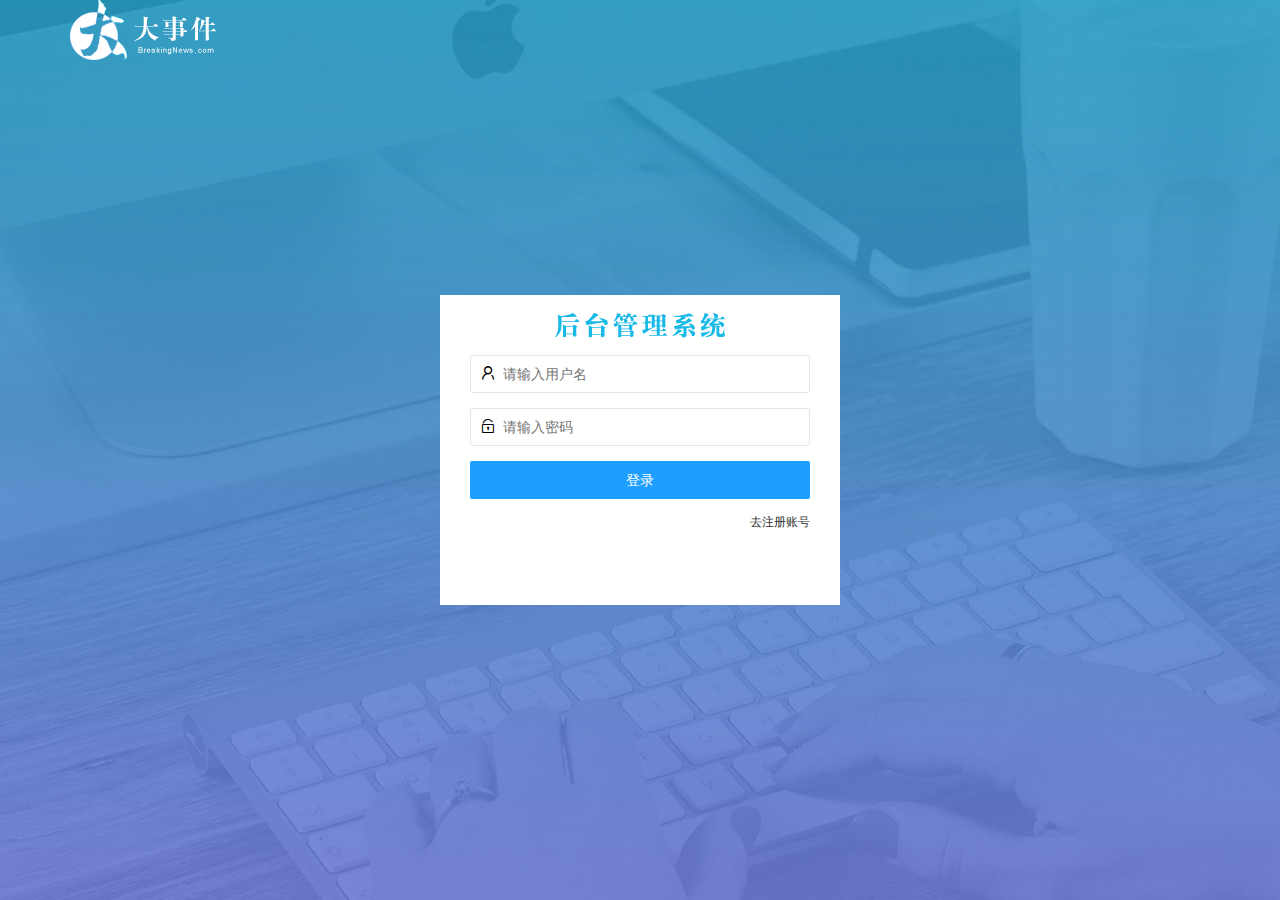
<file: login.html>
<!DOCTYPE html>
<html lang="en">
  <head>
    <meta charset="UTF-8" />
    <meta http-equiv="X-UA-Compatible" content="IE=edge" />
    <meta name="viewport" content="width=device-width, initial-scale=1.0" />
    <title>大事件-登录</title>
    <!-- 导入 LayUI 样式 -->
    <link rel="stylesheet" href="/assets/lib/layui/css/layui.css" />
    <!-- 导入自定义样式 -->
    <link rel="stylesheet" href="/assets/css/login.css" />
  </head>

  <body>
    <!-- 头部 logo 区域 -->
    <div class="layui-main">
      <img src="/assets/images/logo.png" alt="" />
    </div>

    <!-- 登录注册区域 -->
    <div class="loginAndRegBox">
      <!-- 登录标题 -->
      <div class="title-box"></div>
      <!-- 登录 -->
      <div class="login-box">
        <form class="layui-form" id="form_login">
          <!-- 用户名 -->
          <div class="layui-form-item">
            <i class="layui-icon layui-icon-username"></i>
            <input
              type="text"
              name="username"
              required
              lay-verify="required"
              placeholder="请输入用户名"
              autocomplete="off"
              class="layui-input"
            />
          </div>

          <!-- 密码 -->
          <div class="layui-form-item">
            <i class="layui-icon layui-icon-password"></i>
            <input
              type="password"
              name="password"
              required
              lay-verify="required"
              placeholder="请输入密码"
              autocomplete="off"
              class="layui-input"
            />
          </div>

          <!-- 登录按钮 -->
          <div class="layui-form-item">
            <!-- 注意：表单提交按钮和普通按钮的区别，就是 lay-submit 属性 -->
            <button
              class="layui-btn layui-btn-normal layui-btn-fluid"
              lay-submit
            >
              登录
            </button>
          </div>
          <div class="layui-form-item link">
            <a href="javascript:;" id="link_reg">去注册账号</a>
          </div>
        </form>
      </div>
      <!-- 注册 -->
      <div class="reg-box">
        <form class="layui-form" id="form_reg">
          <!-- 用户名 -->
          <div class="layui-form-item">
            <i class="layui-icon layui-icon-username"></i>
            <input
              type="text"
              name="username"
              required
              lay-verify="required"
              placeholder="请输入用户名"
              autocomplete="off"
              class="layui-input"
            />
          </div>

          <!-- 密码 -->
          <div class="layui-form-item">
            <i class="layui-icon layui-icon-password"></i>
            <input
              type="password"
              name="password"
              required
              lay-verify="required|pwd"
              placeholder="请输入密码"
              autocomplete="off"
              class="layui-input"
            />
          </div>

          <!-- 确认密码 -->
          <div class="layui-form-item">
            <i class="layui-icon layui-icon-password"></i>
            <input
              type="password"
              name="repassword"
              requiredlay-verify="required|pwd|repwd"
              placeholder="再次确认密码"
              autocomplete="off"
              class="layui-input"
            />
          </div>

          <!-- 注册按钮 -->
          <div class="layui-form-item">
            <!-- 注意：表单提交按钮和普通按钮的区别，就是 lay-submit 属性 -->
            <button
              class="layui-btn layui-btn-normal layui-btn-fluid"
              lay-submit
            >
              注册
            </button>
          </div>
          <div class="layui-form-item link">
            <a href="javascript:;" id="link_login">去登录</a>
          </div>
        </form>
      </div>
    </div>
  </body>
  <script src="/assets/lib/layui/layui.all.js"></script>
  <script src="/assets/lib/jquery.js"></script>
  <script src="/assets/js/baseApi.js"></script>
  <script src="/assets/js/login.js"></script>
</html>
</file>
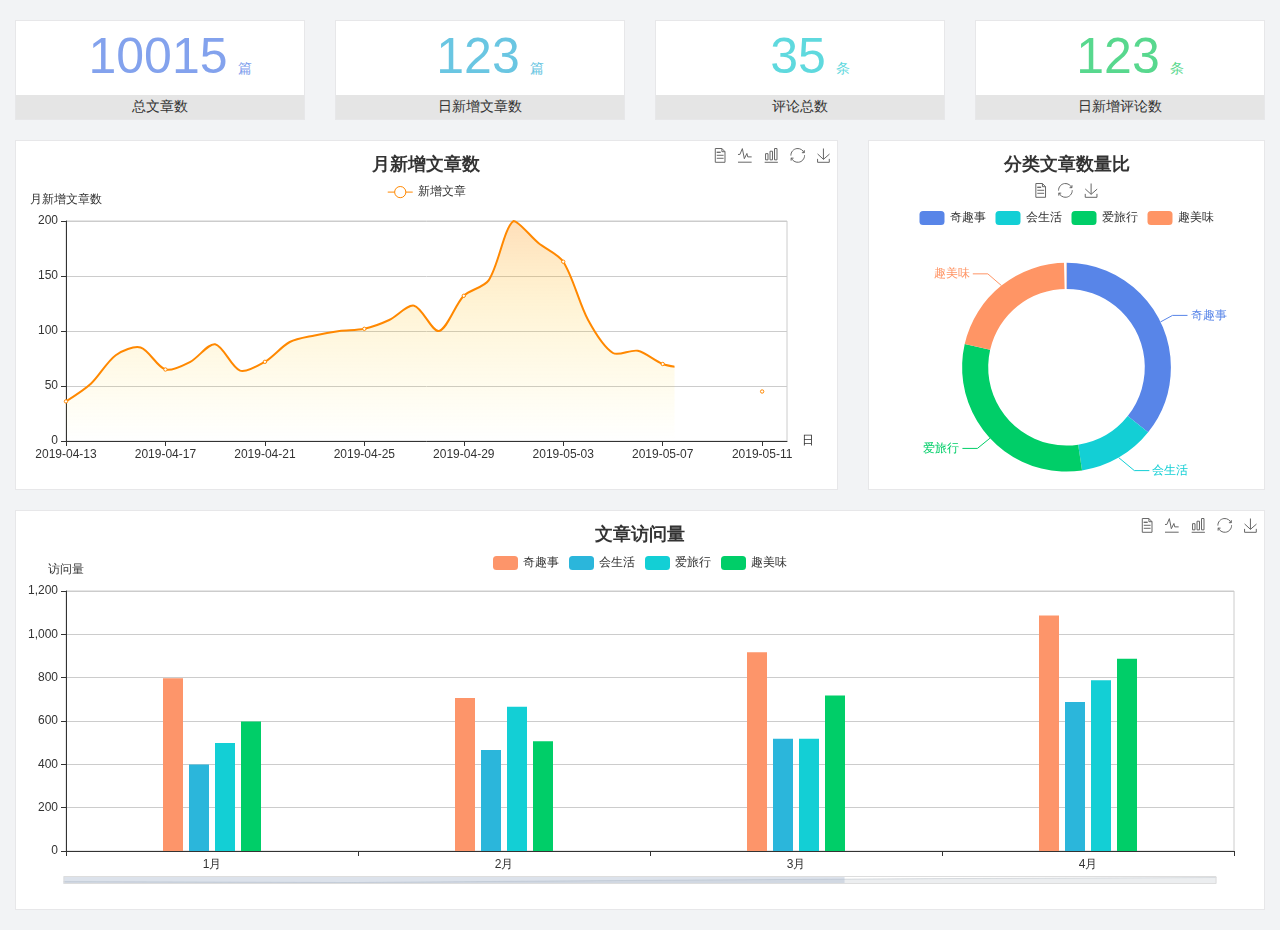
<file: home/dashboard.html>
<!DOCTYPE html>
<html lang="en">

<head>
  <meta charset="UTF-8">
  <meta name="viewport" content="width=device-width, initial-scale=1.0">
  <meta http-equiv="X-UA-Compatible" content="ie=edge">
  <title>图表统计</title>
  <link rel="stylesheet" href="../../assets/lib/bootstrap.css" />
  <link rel="stylesheet" href="../../assets/lib/main.css" />
  <script src="../../assets/lib/jquery.js"></script>
  <script type="text/javascript" src="../../assets/lib/echarts.min.js"></script>
</head>

<body>
  <div class="container-fluid">
    <div class="row spannel_list">
      <div class="col-sm-3 col-xs-6">
        <div class="spannel">
          <em>10015</em><span>篇</span>
          <b>总文章数</b>
        </div>
      </div>
      <div class="col-sm-3 col-xs-6">
        <div class="spannel scolor01">
          <em>123</em><span>篇</span>
          <b>日新增文章数</b>
        </div>
      </div>
      <div class="col-sm-3 col-xs-6">
        <div class="spannel scolor02">
          <em>35</em><span>条</span>
          <b>评论总数</b>
        </div>
      </div>
      <div class="col-sm-3 col-xs-6">
        <div class="spannel scolor03">
          <em>123</em><span>条</span>
          <b>日新增评论数</b>
        </div>
      </div>
    </div>
  </div>

  <div class="container-fluid">
    <div class="row curve-pie">
      <div class="col-lg-8 col-md-8">
        <div class="gragh_pannel" id="curve_show"></div>
      </div>
      <div class="col-lg-4 col-md-4">
        <div class="gragh_pannel" id="pie_show"></div>
      </div>
    </div>
  </div>

  <div class="container-fluid">
    <div class="column_pannel" id="column_show"></div>
  </div>

  <script>
    var oChart = echarts.init(document.getElementById('curve_show'));
    var aList_all = [
      { 'count': 36, 'date': '2019-04-13' },
      { 'count': 52, 'date': '2019-04-14' },
      { 'count': 78, 'date': '2019-04-15' },
      { 'count': 85, 'date': '2019-04-16' },
      { 'count': 65, 'date': '2019-04-17' },
      { 'count': 72, 'date': '2019-04-18' },
      { 'count': 88, 'date': '2019-04-19' },
      { 'count': 64, 'date': '2019-04-20' },
      { 'count': 72, 'date': '2019-04-21' },
      { 'count': 90, 'date': '2019-04-22' },
      { 'count': 96, 'date': '2019-04-23' },
      { 'count': 100, 'date': '2019-04-24' },
      { 'count': 102, 'date': '2019-04-25' },
      { 'count': 110, 'date': '2019-04-26' },
      { 'count': 123, 'date': '2019-04-27' },
      { 'count': 100, 'date': '2019-04-28' },
      { 'count': 132, 'date': '2019-04-29' },
      { 'count': 146, 'date': '2019-04-30' },
      { 'count': 200, 'date': '2019-05-01' },
      { 'count': 180, 'date': '2019-05-02' },
      { 'count': 163, 'date': '2019-05-03' },
      { 'count': 110, 'date': '2019-05-04' },
      { 'count': 80, 'date': '2019-05-05' },
      { 'count': 82, 'date': '2019-05-06' },
      { 'count': 70, 'date': '2019-05-07' },
      { 'count': 65, 'date': '2019-05-08' },
      { 'count': 54, 'date': '2019-05-09' },
      { 'count': 40, 'date': '2019-05-10' },
      { 'count': 45, 'date': '2019-05-11' },
      { 'count': 38, 'date': '2019-05-12' },
    ];

    let aCount = [];
    let aDate = [];

    for (var i = 0; i < aList_all.length; i++) {
      aCount.push(aList_all[i].count);
      aDate.push(aList_all[i].date);
    }

    var chartopt = {
      title: {
        text: '月新增文章数',
        left: 'center',
        top: '10'
      },
      tooltip: {
        trigger: 'axis'
      },
      legend: {
        data: ['新增文章'],
        top: '40'
      },
      toolbox: {
        show: true,
        feature: {
          mark: { show: true },
          dataView: { show: true, readOnly: false },
          magicType: { show: true, type: ['line', 'bar'] },
          restore: { show: true },
          saveAsImage: { show: true }
        }
      },
      calculable: true,
      xAxis: [
        {
          name: '日',
          type: 'category',
          boundaryGap: false,
          data: aDate
        }
      ],
      yAxis: [
        {
          name: '月新增文章数',
          type: 'value'
        }
      ],
      series: [
        {
          name: '新增文章',
          type: 'line',
          smooth: true,
          itemStyle: { normal: { areaStyle: { type: 'default' }, color: '#f80' }, lineStyle: { color: '#f80' } },
          data: aCount
        }],
      areaStyle: {
        normal: {
          color: new echarts.graphic.LinearGradient(0, 0, 0, 1, [{
            offset: 0,
            color: 'rgba(255,136,0,0.39)'
          }, {
            offset: .34,
            color: 'rgba(255,180,0,0.25)'
          }, {
            offset: 1,
            color: 'rgba(255,222,0,0.00)'
          }])

        }
      },
      grid: {
        show: true,
        x: 50,
        x2: 50,
        y: 80,
        height: 220
      }
    };

    oChart.setOption(chartopt);


    var oPie = echarts.init(document.getElementById('pie_show'));
    var oPieopt =
    {
      title: {
        top: 10,
        text: '分类文章数量比',
        x: 'center'
      },
      tooltip: {
        trigger: 'item',
        formatter: "{a} <br/>{b} : {c} ({d}%)"
      },
      color: ['#5885e8', '#13cfd5', '#00ce68', '#ff9565'],
      legend: {
        x: 'center',
        top: 65,
        data: ['奇趣事', '会生活', '爱旅行', '趣美味']
      },
      toolbox: {
        show: true,
        x: 'center',
        top: 35,
        feature: {
          mark: { show: true },
          dataView: { show: true, readOnly: false },
          magicType: {
            show: true,
            type: ['pie', 'funnel'],
            option: {
              funnel: {
                x: '25%',
                width: '50%',
                funnelAlign: 'left',
                max: 1548
              }
            }
          },
          restore: { show: true },
          saveAsImage: { show: true }
        }
      },
      calculable: true,
      series: [
        {
          name: '访问来源',
          type: 'pie',
          radius: ['45%', '60%'],
          center: ['50%', '65%'],
          data: [
            { value: 300, name: '奇趣事' },
            { value: 100, name: '会生活' },
            { value: 260, name: '爱旅行' },
            { value: 180, name: '趣美味' }
          ]
        }
      ]
    };
    oPie.setOption(oPieopt);



    var oColumn = this.echarts.init(document.getElementById('column_show'));
    var oColumnopt =
    {
      title: {
        text: '文章访问量',
        left: 'center',
        top: '10'
      },
      tooltip: {
        trigger: 'axis'
      },
      legend: {
        data: ['奇趣事', '会生活', '爱旅行', '趣美味'],
        top: '40'
      },
      toolbox: {
        show: true,
        feature: {
          mark: { show: true },
          dataView: { show: true, readOnly: false },
          magicType: { show: true, type: ['line', 'bar'] },
          restore: { show: true },
          saveAsImage: { show: true }
        }
      },
      calculable: true,
      xAxis: [
        {
          type: 'category',
          data: ['1月', '2月', '3月', '4月', '5月']
        }
      ],
      yAxis: [
        {
          name: '访问量',
          type: 'value'
        }
      ],
      series: [
        {
          name: '奇趣事',
          type: 'bar',
          barWidth: 20,
          itemStyle: {
            normal: { areaStyle: { type: 'default' }, color: '#fd956a' }
          },
          data: [800, 708, 920, 1090, 1200]
        },
        {
          name: '会生活',
          type: 'bar',
          barWidth: 20,
          itemStyle: {
            normal: { areaStyle: { type: 'default' }, color: '#2bb6db' }
          },
          data: [400, 468, 520, 690, 800]
        },
        {
          name: '爱旅行',
          type: 'bar',
          barWidth: 20,
          itemStyle: {
            normal: { areaStyle: { type: 'default' }, color: '#13cfd5' }
          },
          data: [500, 668, 520, 790, 900]
        },
        {
          name: '趣美味',
          type: 'bar',
          barWidth: 20,
          itemStyle: {
            normal: { areaStyle: { type: 'default' }, color: '#00ce68' }
          },
          data: [600, 508, 720, 890, 1000]
        }
      ],
      grid: {
        show: true,
        x: 50,
        x2: 30,
        y: 80,
        height: 260
      },
      dataZoom: [//给x轴设置滚动条
        {
          start: 0,//默认为0
          end: 100 - 1000 / 31,//默认为100
          type: 'slider',
          show: true,
          xAxisIndex: [0],
          handleSize: 0,//滑动条的 左右2个滑动条的大小
          height: 8,//组件高度
          left: 45, //左边的距离
          right: 50,//右边的距离
          bottom: 26,//右边的距离
          handleColor: '#ddd',//h滑动图标的颜色
          handleStyle: {
            borderColor: "#cacaca",
            borderWidth: "1",
            shadowBlur: 2,
            background: "#ddd",
            shadowColor: "#ddd",
          }
        }]
    };
    oColumn.setOption(oColumnopt);
  </script>
</body>

</html>
</file>
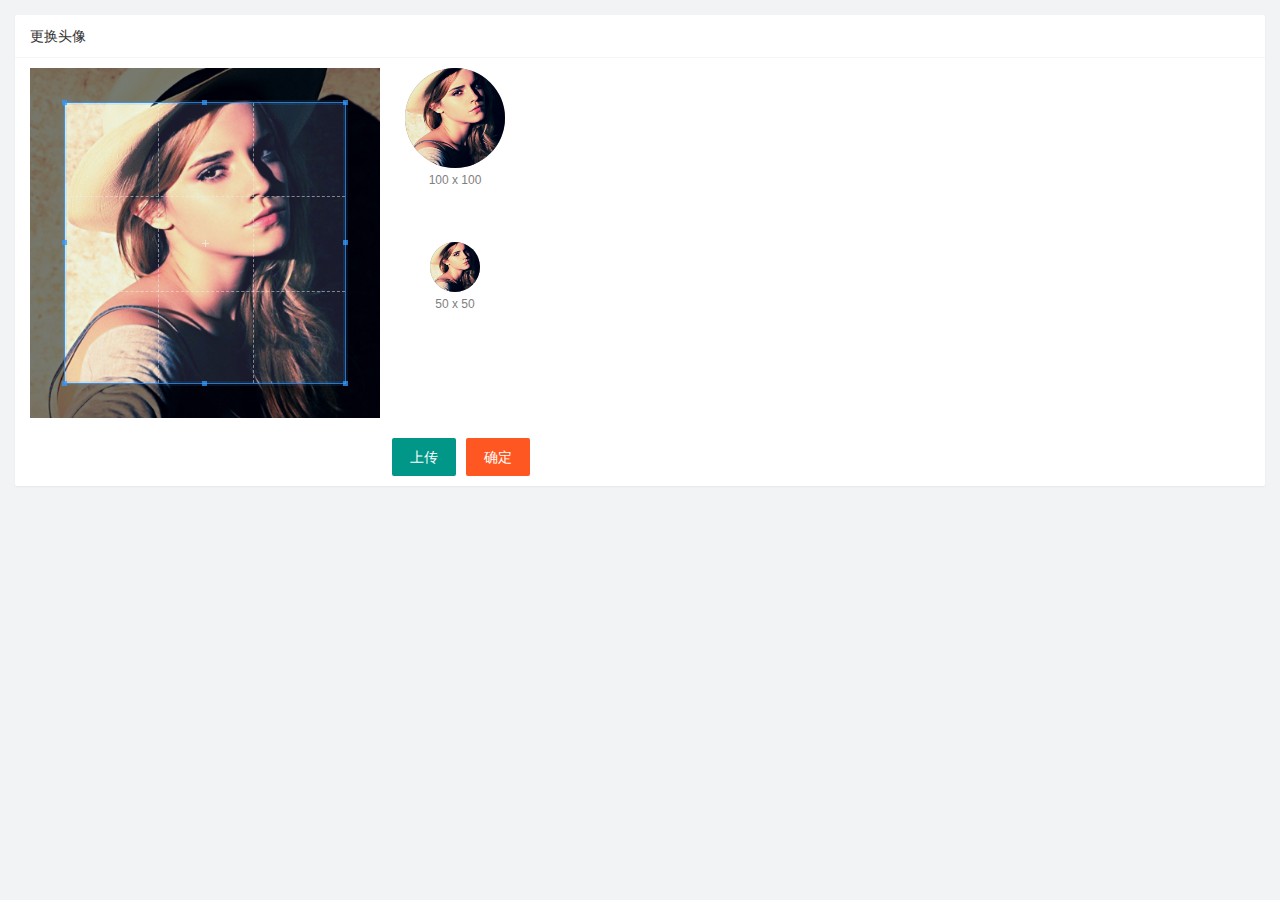
<file: user/user_avatar.html>
<!DOCTYPE html>
<html lang="en">

<head>
    <meta charset="UTF-8" />
    <meta http-equiv="X-UA-Compatible" content="IE=edge" />
    <meta name="viewport" content="width=device-width, initial-scale=1.0" />
    <title>Document</title>
    <link rel="stylesheet" href="/assets/lib/layui/css/layui.css" />
    <link rel="stylesheet" href="/assets/lib/cropper/cropper.css" />
    <link rel="stylesheet" href="/assets/css/user/user_avatar.css" />
</head>

<body>
    <div class="layui-card">
        <div class="layui-card-header">更换头像</div>
        <div class="layui-card-body">
            <!-- 第一行的图片裁剪和预览区域 -->
            <div class="row1">
                <!-- 图片裁剪区域 -->
                <div class="cropper-box">
                    <!-- 这个 img 标签很重要，将来会把它初始化为裁剪区域 -->
                    <img id="image" src="/assets/images/sample.jpg" />
                </div>
                <!-- 图片的预览区域 -->
                <div class="preview-box">
                    <div>
                        <!-- 宽高为 100px 的预览区域 -->
                        <div class="img-preview w100"></div>
                        <p class="size">100 x 100</p>
                    </div>
                    <div>
                        <!-- 宽高为 50px 的预览区域 -->
                        <div class="img-preview w50"></div>
                        <p class="size">50 x 50</p>
                    </div>
                </div>
            </div>
            <!-- 第二行的按钮区域 -->
            <div class="row2">
                <input type="file" id="file">
                <button type="button" class="layui-btn" id="btnChangeImg">上传</button>
                <button type="button" class="layui-btn layui-btn-danger" id="btnUpload">确定</button>
            </div>
        </div>
    </div>
</body>
<script src="/assets/lib/layui/layui.all.js"></script>
<script src="/assets/lib/jquery.js"></script>
<script src="/assets/lib/cropper/Cropper.js"></script>
<script src="/assets/lib/cropper/jquery-cropper.js"></script>
<script src="/assets/js/baseApi.js"></script>
<script src="/assets/js/user/user_avatar.js"></script>

</html>
</file>
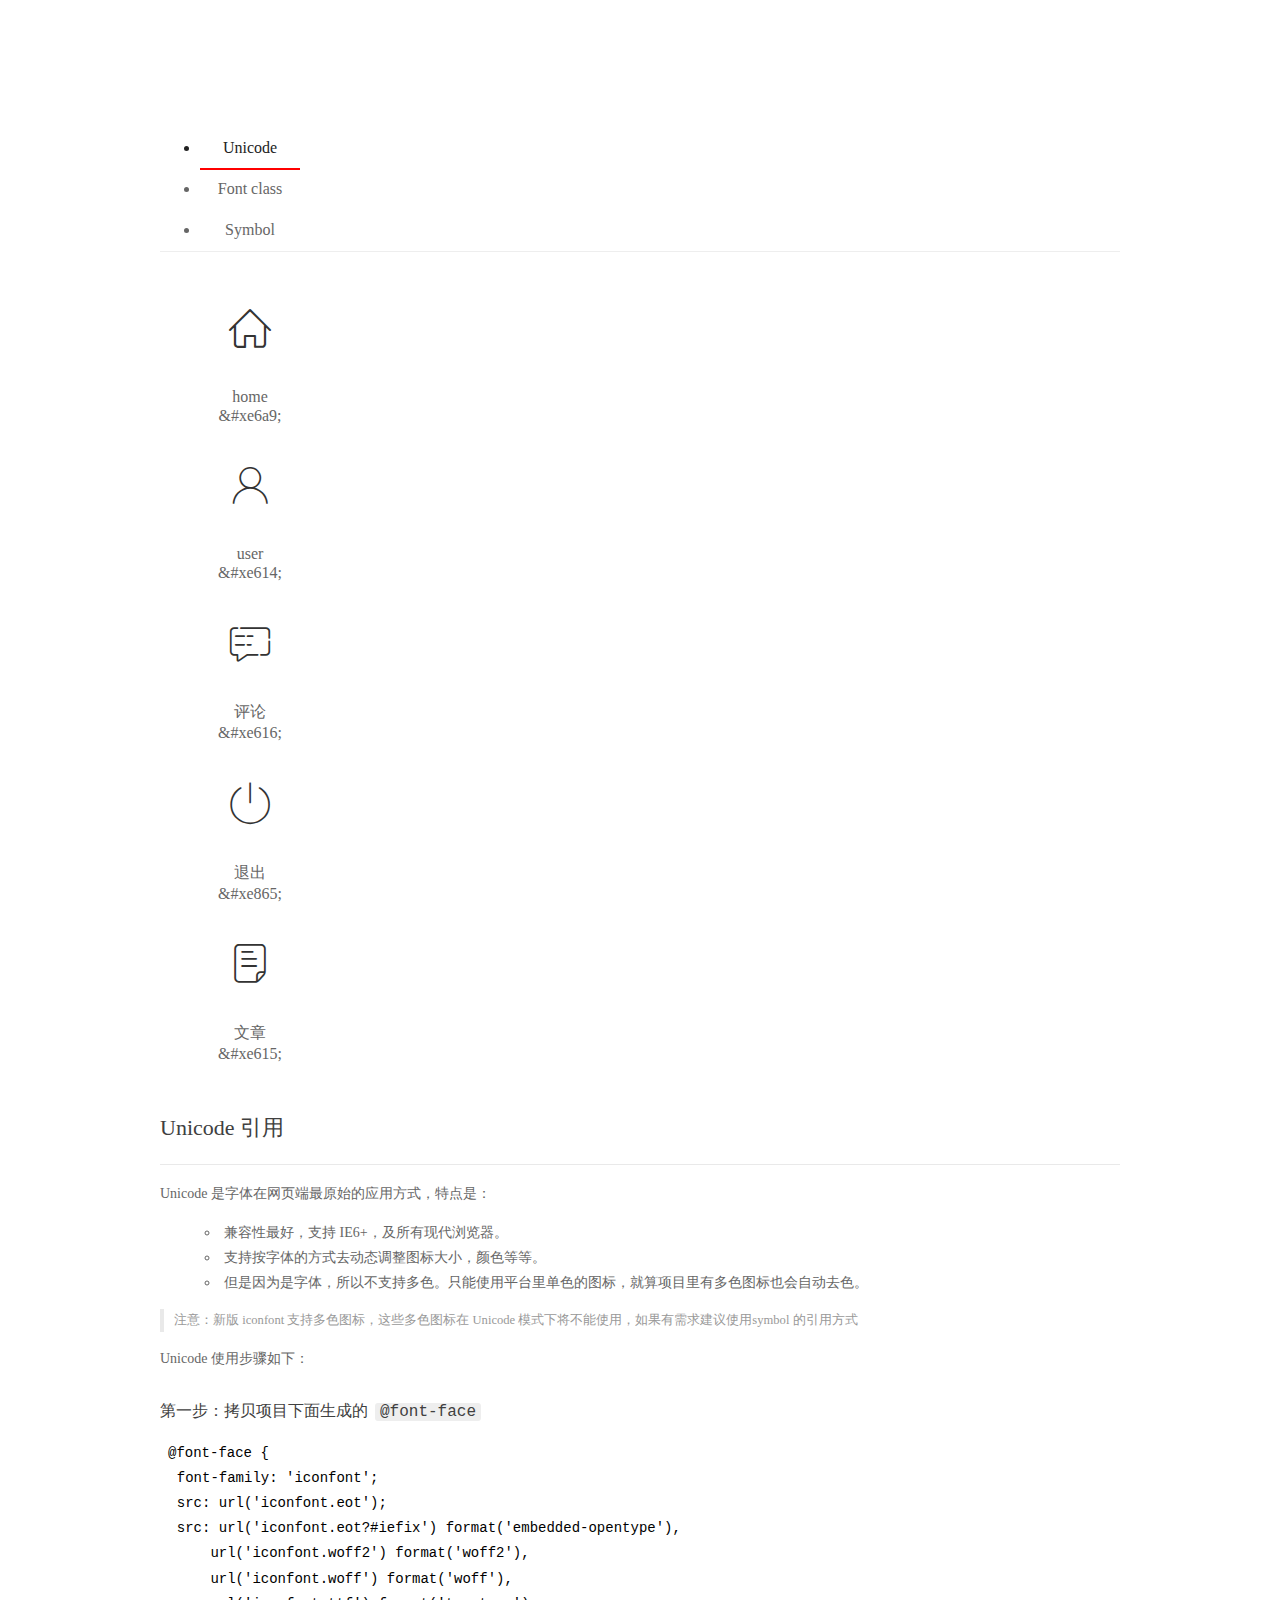
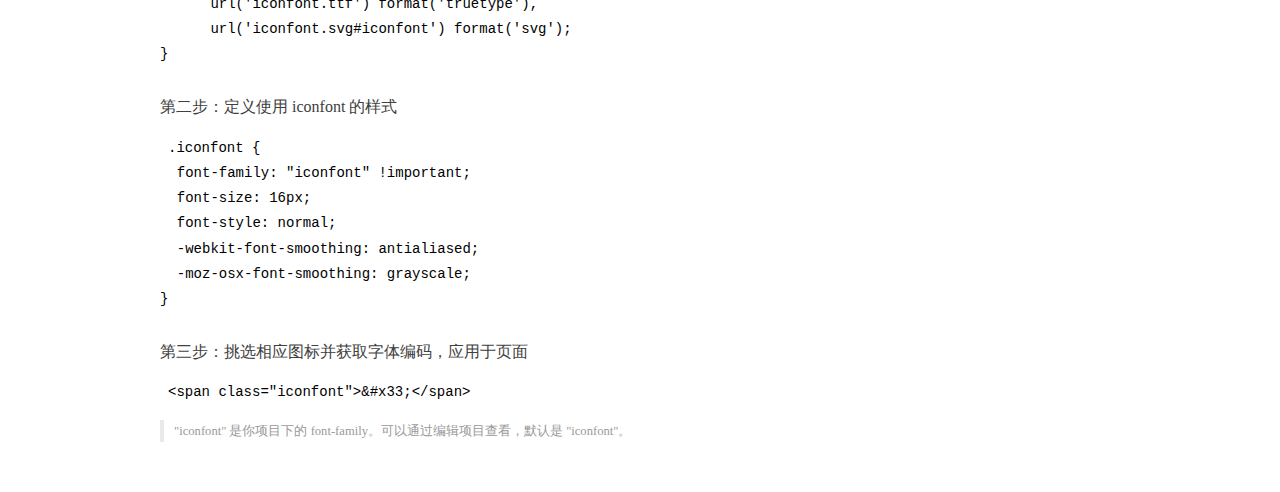
<file: assets/fonts/demo_index.html>
<!DOCTYPE html>
<html>
<head>
  <meta charset="utf-8"/>
  <title>IconFont Demo</title>
  <link rel="shortcut icon" href="https://gtms04.alicdn.com/tps/i4/TB1_oz6GVXXXXaFXpXXJDFnIXXX-64-64.ico" type="image/x-icon"/>
  <link rel="stylesheet" href="https://g.alicdn.com/thx/cube/1.3.2/cube.min.css">
  <link rel="stylesheet" href="demo.css">
  <link rel="stylesheet" href="iconfont.css">
  <script src="iconfont.js"></script>
  <!-- jQuery -->
  <script src="https://a1.alicdn.com/oss/uploads/2018/12/26/7bfddb60-08e8-11e9-9b04-53e73bb6408b.js"></script>
  <!-- 代码高亮 -->
  <script src="https://a1.alicdn.com/oss/uploads/2018/12/26/a3f714d0-08e6-11e9-8a15-ebf944d7534c.js"></script>
</head>
<body>
  <div class="main">
    <h1 class="logo"><a href="https://www.iconfont.cn/" title="iconfont 首页" target="_blank">&#xe86b;</a></h1>
    <div class="nav-tabs">
      <ul id="tabs" class="dib-box">
        <li class="dib active"><span>Unicode</span></li>
        <li class="dib"><span>Font class</span></li>
        <li class="dib"><span>Symbol</span></li>
      </ul>
      
    </div>
    <div class="tab-container">
      <div class="content unicode" style="display: block;">
          <ul class="icon_lists dib-box">
          
            <li class="dib">
              <span class="icon iconfont">&#xe6a9;</span>
                <div class="name">home</div>
                <div class="code-name">&amp;#xe6a9;</div>
              </li>
          
            <li class="dib">
              <span class="icon iconfont">&#xe614;</span>
                <div class="name">user</div>
                <div class="code-name">&amp;#xe614;</div>
              </li>
          
            <li class="dib">
              <span class="icon iconfont">&#xe616;</span>
                <div class="name">评论</div>
                <div class="code-name">&amp;#xe616;</div>
              </li>
          
            <li class="dib">
              <span class="icon iconfont">&#xe865;</span>
                <div class="name">退出</div>
                <div class="code-name">&amp;#xe865;</div>
              </li>
          
            <li class="dib">
              <span class="icon iconfont">&#xe615;</span>
                <div class="name">文章</div>
                <div class="code-name">&amp;#xe615;</div>
              </li>
          
          </ul>
          <div class="article markdown">
          <h2 id="unicode-">Unicode 引用</h2>
          <hr>

          <p>Unicode 是字体在网页端最原始的应用方式，特点是：</p>
          <ul>
            <li>兼容性最好，支持 IE6+，及所有现代浏览器。</li>
            <li>支持按字体的方式去动态调整图标大小，颜色等等。</li>
            <li>但是因为是字体，所以不支持多色。只能使用平台里单色的图标，就算项目里有多色图标也会自动去色。</li>
          </ul>
          <blockquote>
            <p>注意：新版 iconfont 支持多色图标，这些多色图标在 Unicode 模式下将不能使用，如果有需求建议使用symbol 的引用方式</p>
          </blockquote>
          <p>Unicode 使用步骤如下：</p>
          <h3 id="-font-face">第一步：拷贝项目下面生成的 <code>@font-face</code></h3>
<pre><code class="language-css"
>@font-face {
  font-family: 'iconfont';
  src: url('iconfont.eot');
  src: url('iconfont.eot?#iefix') format('embedded-opentype'),
      url('iconfont.woff2') format('woff2'),
      url('iconfont.woff') format('woff'),
      url('iconfont.ttf') format('truetype'),
      url('iconfont.svg#iconfont') format('svg');
}
</code></pre>
          <h3 id="-iconfont-">第二步：定义使用 iconfont 的样式</h3>
<pre><code class="language-css"
>.iconfont {
  font-family: "iconfont" !important;
  font-size: 16px;
  font-style: normal;
  -webkit-font-smoothing: antialiased;
  -moz-osx-font-smoothing: grayscale;
}
</code></pre>
          <h3 id="-">第三步：挑选相应图标并获取字体编码，应用于页面</h3>
<pre>
<code class="language-html"
>&lt;span class="iconfont"&gt;&amp;#x33;&lt;/span&gt;
</code></pre>
          <blockquote>
            <p>"iconfont" 是你项目下的 font-family。可以通过编辑项目查看，默认是 "iconfont"。</p>
          </blockquote>
          </div>
      </div>
      <div class="content font-class">
        <ul class="icon_lists dib-box">
          
          <li class="dib">
            <span class="icon iconfont icon-home"></span>
            <div class="name">
              home
            </div>
            <div class="code-name">.icon-home
            </div>
          </li>
          
          <li class="dib">
            <span class="icon iconfont icon-user"></span>
            <div class="name">
              user
            </div>
            <div class="code-name">.icon-user
            </div>
          </li>
          
          <li class="dib">
            <span class="icon iconfont icon-pinglun"></span>
            <div class="name">
              评论
            </div>
            <div class="code-name">.icon-pinglun
            </div>
          </li>
          
          <li class="dib">
            <span class="icon iconfont icon-tuichu"></span>
            <div class="name">
              退出
            </div>
            <div class="code-name">.icon-tuichu
            </div>
          </li>
          
          <li class="dib">
            <span class="icon iconfont icon-16"></span>
            <div class="name">
              文章
            </div>
            <div class="code-name">.icon-16
            </div>
          </li>
          
        </ul>
        <div class="article markdown">
        <h2 id="font-class-">font-class 引用</h2>
        <hr>

        <p>font-class 是 Unicode 使用方式的一种变种，主要是解决 Unicode 书写不直观，语意不明确的问题。</p>
        <p>与 Unicode 使用方式相比，具有如下特点：</p>
        <ul>
          <li>兼容性良好，支持 IE8+，及所有现代浏览器。</li>
          <li>相比于 Unicode 语意明确，书写更直观。可以很容易分辨这个 icon 是什么。</li>
          <li>因为使用 class 来定义图标，所以当要替换图标时，只需要修改 class 里面的 Unicode 引用。</li>
          <li>不过因为本质上还是使用的字体，所以多色图标还是不支持的。</li>
        </ul>
        <p>使用步骤如下：</p>
        <h3 id="-fontclass-">第一步：引入项目下面生成的 fontclass 代码：</h3>
<pre><code class="language-html">&lt;link rel="stylesheet" href="./iconfont.css"&gt;
</code></pre>
        <h3 id="-">第二步：挑选相应图标并获取类名，应用于页面：</h3>
<pre><code class="language-html">&lt;span class="iconfont icon-xxx"&gt;&lt;/span&gt;
</code></pre>
        <blockquote>
          <p>"
            iconfont" 是你项目下的 font-family。可以通过编辑项目查看，默认是 "iconfont"。</p>
        </blockquote>
      </div>
      </div>
      <div class="content symbol">
          <ul class="icon_lists dib-box">
          
            <li class="dib">
                <svg class="icon svg-icon" aria-hidden="true">
                  <use xlink:href="#icon-home"></use>
                </svg>
                <div class="name">home</div>
                <div class="code-name">#icon-home</div>
            </li>
          
            <li class="dib">
                <svg class="icon svg-icon" aria-hidden="true">
                  <use xlink:href="#icon-user"></use>
                </svg>
                <div class="name">user</div>
                <div class="code-name">#icon-user</div>
            </li>
          
            <li class="dib">
                <svg class="icon svg-icon" aria-hidden="true">
                  <use xlink:href="#icon-pinglun"></use>
                </svg>
                <div class="name">评论</div>
                <div class="code-name">#icon-pinglun</div>
            </li>
          
            <li class="dib">
                <svg class="icon svg-icon" aria-hidden="true">
                  <use xlink:href="#icon-tuichu"></use>
                </svg>
                <div class="name">退出</div>
                <div class="code-name">#icon-tuichu</div>
            </li>
          
            <li class="dib">
                <svg class="icon svg-icon" aria-hidden="true">
                  <use xlink:href="#icon-16"></use>
                </svg>
                <div class="name">文章</div>
                <div class="code-name">#icon-16</div>
            </li>
          
          </ul>
          <div class="article markdown">
          <h2 id="symbol-">Symbol 引用</h2>
          <hr>

          <p>这是一种全新的使用方式，应该说这才是未来的主流，也是平台目前推荐的用法。相关介绍可以参考这篇<a href="">文章</a>
            这种用法其实是做了一个 SVG 的集合，与另外两种相比具有如下特点：</p>
          <ul>
            <li>支持多色图标了，不再受单色限制。</li>
            <li>通过一些技巧，支持像字体那样，通过 <code>font-size</code>, <code>color</code> 来调整样式。</li>
            <li>兼容性较差，支持 IE9+，及现代浏览器。</li>
            <li>浏览器渲染 SVG 的性能一般，还不如 png。</li>
          </ul>
          <p>使用步骤如下：</p>
          <h3 id="-symbol-">第一步：引入项目下面生成的 symbol 代码：</h3>
<pre><code class="language-html">&lt;script src="./iconfont.js"&gt;&lt;/script&gt;
</code></pre>
          <h3 id="-css-">第二步：加入通用 CSS 代码（引入一次就行）：</h3>
<pre><code class="language-html">&lt;style&gt;
.icon {
  width: 1em;
  height: 1em;
  vertical-align: -0.15em;
  fill: currentColor;
  overflow: hidden;
}
&lt;/style&gt;
</code></pre>
          <h3 id="-">第三步：挑选相应图标并获取类名，应用于页面：</h3>
<pre><code class="language-html">&lt;svg class="icon" aria-hidden="true"&gt;
  &lt;use xlink:href="#icon-xxx"&gt;&lt;/use&gt;
&lt;/svg&gt;
</code></pre>
          </div>
      </div>

    </div>
  </div>
  <script>
  $(document).ready(function () {
      $('.tab-container .content:first').show()

      $('#tabs li').click(function (e) {
        var tabContent = $('.tab-container .content')
        var index = $(this).index()

        if ($(this).hasClass('active')) {
          return
        } else {
          $('#tabs li').removeClass('active')
          $(this).addClass('active')

          tabContent.hide().eq(index).fadeIn()
        }
      })
    })
  </script>
</body>
</html>
</file>
<file: assets/lib/layui/css/layui.css>
/** layui-v2.5.5 MIT License By https://www.layui.com */
 .layui-inline,img{display:inline-block;vertical-align:middle}h1,h2,h3,h4,h5,h6{font-weight:400}.layui-edge,.layui-header,.layui-inline,.layui-main{position:relative}.layui-body,.layui-edge,.layui-elip{overflow:hidden}.layui-btn,.layui-edge,.layui-inline,img{vertical-align:middle}.layui-btn,.layui-disabled,.layui-icon,.layui-unselect{-moz-user-select:none;-webkit-user-select:none;-ms-user-select:none}.layui-elip,.layui-form-checkbox span,.layui-form-pane .layui-form-label{text-overflow:ellipsis;white-space:nowrap}.layui-breadcrumb,.layui-tree-btnGroup{visibility:hidden}blockquote,body,button,dd,div,dl,dt,form,h1,h2,h3,h4,h5,h6,input,li,ol,p,pre,td,textarea,th,ul{margin:0;padding:0;-webkit-tap-highlight-color:rgba(0,0,0,0)}a:active,a:hover{outline:0}img{border:none}li{list-style:none}table{border-collapse:collapse;border-spacing:0}h4,h5,h6{font-size:100%}button,input,optgroup,option,select,textarea{font-family:inherit;font-size:inherit;font-style:inherit;font-weight:inherit;outline:0}pre{white-space:pre-wrap;white-space:-moz-pre-wrap;white-space:-pre-wrap;white-space:-o-pre-wrap;word-wrap:break-word}body{line-height:24px;font:14px Helvetica Neue,Helvetica,PingFang SC,Tahoma,Arial,sans-serif}hr{height:1px;margin:10px 0;border:0;clear:both}a{color:#333;text-decoration:none}a:hover{color:#777}a cite{font-style:normal;*cursor:pointer}.layui-border-box,.layui-border-box *{box-sizing:border-box}.layui-box,.layui-box *{box-sizing:content-box}.layui-clear{clear:both;*zoom:1}.layui-clear:after{content:'\20';clear:both;*zoom:1;display:block;height:0}.layui-inline{*display:inline;*zoom:1}.layui-edge{display:inline-block;width:0;height:0;border-width:6px;border-style:dashed;border-color:transparent}.layui-edge-top{top:-4px;border-bottom-color:#999;border-bottom-style:solid}.layui-edge-right{border-left-color:#999;border-left-style:solid}.layui-edge-bottom{top:2px;border-top-color:#999;border-top-style:solid}.layui-edge-left{border-right-color:#999;border-right-style:solid}.layui-disabled,.layui-disabled:hover{color:#d2d2d2!important;cursor:not-allowed!important}.layui-circle{border-radius:100%}.layui-show{display:block!important}.layui-hide{display:none!important}@font-face{font-family:layui-icon;src:url(../font/iconfont.eot?v=250);src:url(../font/iconfont.eot?v=250#iefix) format('embedded-opentype'),url(../font/iconfont.woff2?v=250) format('woff2'),url(../font/iconfont.woff?v=250) format('woff'),url(../font/iconfont.ttf?v=250) format('truetype'),url(../font/iconfont.svg?v=250#layui-icon) format('svg')}.layui-icon{font-family:layui-icon!important;font-size:16px;font-style:normal;-webkit-font-smoothing:antialiased;-moz-osx-font-smoothing:grayscale}.layui-icon-reply-fill:before{content:"\e611"}.layui-icon-set-fill:before{content:"\e614"}.layui-icon-menu-fill:before{content:"\e60f"}.layui-icon-search:before{content:"\e615"}.layui-icon-share:before{content:"\e641"}.layui-icon-set-sm:before{content:"\e620"}.layui-icon-engine:before{content:"\e628"}.layui-icon-close:before{content:"\1006"}.layui-icon-close-fill:before{content:"\1007"}.layui-icon-chart-screen:before{content:"\e629"}.layui-icon-star:before{content:"\e600"}.layui-icon-circle-dot:before{content:"\e617"}.layui-icon-chat:before{content:"\e606"}.layui-icon-release:before{content:"\e609"}.layui-icon-list:before{content:"\e60a"}.layui-icon-chart:before{content:"\e62c"}.layui-icon-ok-circle:before{content:"\1005"}.layui-icon-layim-theme:before{content:"\e61b"}.layui-icon-table:before{content:"\e62d"}.layui-icon-right:before{content:"\e602"}.layui-icon-left:before{content:"\e603"}.layui-icon-cart-simple:before{content:"\e698"}.layui-icon-face-cry:before{content:"\e69c"}.layui-icon-face-smile:before{content:"\e6af"}.layui-icon-survey:before{content:"\e6b2"}.layui-icon-tree:before{content:"\e62e"}.layui-icon-upload-circle:before{content:"\e62f"}.layui-icon-add-circle:before{content:"\e61f"}.layui-icon-download-circle:before{content:"\e601"}.layui-icon-templeate-1:before{content:"\e630"}.layui-icon-util:before{content:"\e631"}.layui-icon-face-surprised:before{content:"\e664"}.layui-icon-edit:before{content:"\e642"}.layui-icon-speaker:before{content:"\e645"}.layui-icon-down:before{content:"\e61a"}.layui-icon-file:before{content:"\e621"}.layui-icon-layouts:before{content:"\e632"}.layui-icon-rate-half:before{content:"\e6c9"}.layui-icon-add-circle-fine:before{content:"\e608"}.layui-icon-prev-circle:before{content:"\e633"}.layui-icon-read:before{content:"\e705"}.layui-icon-404:before{content:"\e61c"}.layui-icon-carousel:before{content:"\e634"}.layui-icon-help:before{content:"\e607"}.layui-icon-code-circle:before{content:"\e635"}.layui-icon-water:before{content:"\e636"}.layui-icon-username:before{content:"\e66f"}.layui-icon-find-fill:before{content:"\e670"}.layui-icon-about:before{content:"\e60b"}.layui-icon-location:before{content:"\e715"}.layui-icon-up:before{content:"\e619"}.layui-icon-pause:before{content:"\e651"}.layui-icon-date:before{content:"\e637"}.layui-icon-layim-uploadfile:before{content:"\e61d"}.layui-icon-delete:before{content:"\e640"}.layui-icon-play:before{content:"\e652"}.layui-icon-top:before{content:"\e604"}.layui-icon-friends:before{content:"\e612"}.layui-icon-refresh-3:before{content:"\e9aa"}.layui-icon-ok:before{content:"\e605"}.layui-icon-layer:before{content:"\e638"}.layui-icon-face-smile-fine:before{content:"\e60c"}.layui-icon-dollar:before{content:"\e659"}.layui-icon-group:before{content:"\e613"}.layui-icon-layim-download:before{content:"\e61e"}.layui-icon-picture-fine:before{content:"\e60d"}.layui-icon-link:before{content:"\e64c"}.layui-icon-diamond:before{content:"\e735"}.layui-icon-log:before{content:"\e60e"}.layui-icon-rate-solid:before{content:"\e67a"}.layui-icon-fonts-del:before{content:"\e64f"}.layui-icon-unlink:before{content:"\e64d"}.layui-icon-fonts-clear:before{content:"\e639"}.layui-icon-triangle-r:before{content:"\e623"}.layui-icon-circle:before{content:"\e63f"}.layui-icon-radio:before{content:"\e643"}.layui-icon-align-center:before{content:"\e647"}.layui-icon-align-right:before{content:"\e648"}.layui-icon-align-left:before{content:"\e649"}.layui-icon-loading-1:before{content:"\e63e"}.layui-icon-return:before{content:"\e65c"}.layui-icon-fonts-strong:before{content:"\e62b"}.layui-icon-upload:before{content:"\e67c"}.layui-icon-dialogue:before{content:"\e63a"}.layui-icon-video:before{content:"\e6ed"}.layui-icon-headset:before{content:"\e6fc"}.layui-icon-cellphone-fine:before{content:"\e63b"}.layui-icon-add-1:before{content:"\e654"}.layui-icon-face-smile-b:before{content:"\e650"}.layui-icon-fonts-html:before{content:"\e64b"}.layui-icon-form:before{content:"\e63c"}.layui-icon-cart:before{content:"\e657"}.layui-icon-camera-fill:before{content:"\e65d"}.layui-icon-tabs:before{content:"\e62a"}.layui-icon-fonts-code:before{content:"\e64e"}.layui-icon-fire:before{content:"\e756"}.layui-icon-set:before{content:"\e716"}.layui-icon-fonts-u:before{content:"\e646"}.layui-icon-triangle-d:before{content:"\e625"}.layui-icon-tips:before{content:"\e702"}.layui-icon-picture:before{content:"\e64a"}.layui-icon-more-vertical:before{content:"\e671"}.layui-icon-flag:before{content:"\e66c"}.layui-icon-loading:before{content:"\e63d"}.layui-icon-fonts-i:before{content:"\e644"}.layui-icon-refresh-1:before{content:"\e666"}.layui-icon-rmb:before{content:"\e65e"}.layui-icon-home:before{content:"\e68e"}.layui-icon-user:before{content:"\e770"}.layui-icon-notice:before{content:"\e667"}.layui-icon-login-weibo:before{content:"\e675"}.layui-icon-voice:before{content:"\e688"}.layui-icon-upload-drag:before{content:"\e681"}.layui-icon-login-qq:before{content:"\e676"}.layui-icon-snowflake:before{content:"\e6b1"}.layui-icon-file-b:before{content:"\e655"}.layui-icon-template:before{content:"\e663"}.layui-icon-auz:before{content:"\e672"}.layui-icon-console:before{content:"\e665"}.layui-icon-app:before{content:"\e653"}.layui-icon-prev:before{content:"\e65a"}.layui-icon-website:before{content:"\e7ae"}.layui-icon-next:before{content:"\e65b"}.layui-icon-component:before{content:"\e857"}.layui-icon-more:before{content:"\e65f"}.layui-icon-login-wechat:before{content:"\e677"}.layui-icon-shrink-right:before{content:"\e668"}.layui-icon-spread-left:before{content:"\e66b"}.layui-icon-camera:before{content:"\e660"}.layui-icon-note:before{content:"\e66e"}.layui-icon-refresh:before{content:"\e669"}.layui-icon-female:before{content:"\e661"}.layui-icon-male:before{content:"\e662"}.layui-icon-password:before{content:"\e673"}.layui-icon-senior:before{content:"\e674"}.layui-icon-theme:before{content:"\e66a"}.layui-icon-tread:before{content:"\e6c5"}.layui-icon-praise:before{content:"\e6c6"}.layui-icon-star-fill:before{content:"\e658"}.layui-icon-rate:before{content:"\e67b"}.layui-icon-template-1:before{content:"\e656"}.layui-icon-vercode:before{content:"\e679"}.layui-icon-cellphone:before{content:"\e678"}.layui-icon-screen-full:before{content:"\e622"}.layui-icon-screen-restore:before{content:"\e758"}.layui-icon-cols:before{content:"\e610"}.layui-icon-export:before{content:"\e67d"}.layui-icon-print:before{content:"\e66d"}.layui-icon-slider:before{content:"\e714"}.layui-icon-addition:before{content:"\e624"}.layui-icon-subtraction:before{content:"\e67e"}.layui-icon-service:before{content:"\e626"}.layui-icon-transfer:before{content:"\e691"}.layui-main{width:1140px;margin:0 auto}.layui-header{z-index:1000;height:60px}.layui-header a:hover{transition:all .5s;-webkit-transition:all .5s}.layui-side{position:fixed;left:0;top:0;bottom:0;z-index:999;width:200px;overflow-x:hidden}.layui-side-scroll{position:relative;width:220px;height:100%;overflow-x:hidden}.layui-body{position:absolute;left:200px;right:0;top:0;bottom:0;z-index:998;width:auto;overflow-y:auto;box-sizing:border-box}.layui-layout-body{overflow:hidden}.layui-layout-admin .layui-header{background-color:#23262E}.layui-layout-admin .layui-side{top:60px;width:200px;overflow-x:hidden}.layui-layout-admin .layui-body{position:fixed;top:60px;bottom:44px}.layui-layout-admin .layui-main{width:auto;margin:0 15px}.layui-layout-admin .layui-footer{position:fixed;left:200px;right:0;bottom:0;height:44px;line-height:44px;padding:0 15px;background-color:#eee}.layui-layout-admin .layui-logo{position:absolute;left:0;top:0;width:200px;height:100%;line-height:60px;text-align:center;color:#009688;font-size:16px}.layui-layout-admin .layui-header .layui-nav{background:0 0}.layui-layout-left{position:absolute!important;left:200px;top:0}.layui-layout-right{position:absolute!important;right:0;top:0}.layui-container{position:relative;margin:0 auto;padding:0 15px;box-sizing:border-box}.layui-fluid{position:relative;margin:0 auto;padding:0 15px}.layui-row:after,.layui-row:before{content:'';display:block;clear:both}.layui-col-lg1,.layui-col-lg10,.layui-col-lg11,.layui-col-lg12,.layui-col-lg2,.layui-col-lg3,.layui-col-lg4,.layui-col-lg5,.layui-col-lg6,.layui-col-lg7,.layui-col-lg8,.layui-col-lg9,.layui-col-md1,.layui-col-md10,.layui-col-md11,.layui-col-md12,.layui-col-md2,.layui-col-md3,.layui-col-md4,.layui-col-md5,.layui-col-md6,.layui-col-md7,.layui-col-md8,.layui-col-md9,.layui-col-sm1,.layui-col-sm10,.layui-col-sm11,.layui-col-sm12,.layui-col-sm2,.layui-col-sm3,.layui-col-sm4,.layui-col-sm5,.layui-col-sm6,.layui-col-sm7,.layui-col-sm8,.layui-col-sm9,.layui-col-xs1,.layui-col-xs10,.layui-col-xs11,.layui-col-xs12,.layui-col-xs2,.layui-col-xs3,.layui-col-xs4,.layui-col-xs5,.layui-col-xs6,.layui-col-xs7,.layui-col-xs8,.layui-col-xs9{position:relative;display:block;box-sizing:border-box}.layui-col-xs1,.layui-col-xs10,.layui-col-xs11,.layui-col-xs12,.layui-col-xs2,.layui-col-xs3,.layui-col-xs4,.layui-col-xs5,.layui-col-xs6,.layui-col-xs7,.layui-col-xs8,.layui-col-xs9{float:left}.layui-col-xs1{width:8.33333333%}.layui-col-xs2{width:16.66666667%}.layui-col-xs3{width:25%}.layui-col-xs4{width:33.33333333%}.layui-col-xs5{width:41.66666667%}.layui-col-xs6{width:50%}.layui-col-xs7{width:58.33333333%}.layui-col-xs8{width:66.66666667%}.layui-col-xs9{width:75%}.layui-col-xs10{width:83.33333333%}.layui-col-xs11{width:91.66666667%}.layui-col-xs12{width:100%}.layui-col-xs-offset1{margin-left:8.33333333%}.layui-col-xs-offset2{margin-left:16.66666667%}.layui-col-xs-offset3{margin-left:25%}.layui-col-xs-offset4{margin-left:33.33333333%}.layui-col-xs-offset5{margin-left:41.66666667%}.layui-col-xs-offset6{margin-left:50%}.layui-col-xs-offset7{margin-left:58.33333333%}.layui-col-xs-offset8{margin-left:66.66666667%}.layui-col-xs-offset9{margin-left:75%}.layui-col-xs-offset10{margin-left:83.33333333%}.layui-col-xs-offset11{margin-left:91.66666667%}.layui-col-xs-offset12{margin-left:100%}@media screen and (max-width:768px){.layui-hide-xs{display:none!important}.layui-show-xs-block{display:block!important}.layui-show-xs-inline{display:inline!important}.layui-show-xs-inline-block{display:inline-block!important}}@media screen and (min-width:768px){.layui-container{width:750px}.layui-hide-sm{display:none!important}.layui-show-sm-block{display:block!important}.layui-show-sm-inline{display:inline!important}.layui-show-sm-inline-block{display:inline-block!important}.layui-col-sm1,.layui-col-sm10,.layui-col-sm11,.layui-col-sm12,.layui-col-sm2,.layui-col-sm3,.layui-col-sm4,.layui-col-sm5,.layui-col-sm6,.layui-col-sm7,.layui-col-sm8,.layui-col-sm9{float:left}.layui-col-sm1{width:8.33333333%}.layui-col-sm2{width:16.66666667%}.layui-col-sm3{width:25%}.layui-col-sm4{width:33.33333333%}.layui-col-sm5{width:41.66666667%}.layui-col-sm6{width:50%}.layui-col-sm7{width:58.33333333%}.layui-col-sm8{width:66.66666667%}.layui-col-sm9{width:75%}.layui-col-sm10{width:83.33333333%}.layui-col-sm11{width:91.66666667%}.layui-col-sm12{width:100%}.layui-col-sm-offset1{margin-left:8.33333333%}.layui-col-sm-offset2{margin-left:16.66666667%}.layui-col-sm-offset3{margin-left:25%}.layui-col-sm-offset4{margin-left:33.33333333%}.layui-col-sm-offset5{margin-left:41.66666667%}.layui-col-sm-offset6{margin-left:50%}.layui-col-sm-offset7{margin-left:58.33333333%}.layui-col-sm-offset8{margin-left:66.66666667%}.layui-col-sm-offset9{margin-left:75%}.layui-col-sm-offset10{margin-left:83.33333333%}.layui-col-sm-offset11{margin-left:91.66666667%}.layui-col-sm-offset12{margin-left:100%}}@media screen and (min-width:992px){.layui-container{width:970px}.layui-hide-md{display:none!important}.layui-show-md-block{display:block!important}.layui-show-md-inline{display:inline!important}.layui-show-md-inline-block{display:inline-block!important}.layui-col-md1,.layui-col-md10,.layui-col-md11,.layui-col-md12,.layui-col-md2,.layui-col-md3,.layui-col-md4,.layui-col-md5,.layui-col-md6,.layui-col-md7,.layui-col-md8,.layui-col-md9{float:left}.layui-col-md1{width:8.33333333%}.layui-col-md2{width:16.66666667%}.layui-col-md3{width:25%}.layui-col-md4{width:33.33333333%}.layui-col-md5{width:41.66666667%}.layui-col-md6{width:50%}.layui-col-md7{width:58.33333333%}.layui-col-md8{width:66.66666667%}.layui-col-md9{width:75%}.layui-col-md10{width:83.33333333%}.layui-col-md11{width:91.66666667%}.layui-col-md12{width:100%}.layui-col-md-offset1{margin-left:8.33333333%}.layui-col-md-offset2{margin-left:16.66666667%}.layui-col-md-offset3{margin-left:25%}.layui-col-md-offset4{margin-left:33.33333333%}.layui-col-md-offset5{margin-left:41.66666667%}.layui-col-md-offset6{margin-left:50%}.layui-col-md-offset7{margin-left:58.33333333%}.layui-col-md-offset8{margin-left:66.66666667%}.layui-col-md-offset9{margin-left:75%}.layui-col-md-offset10{margin-left:83.33333333%}.layui-col-md-offset11{margin-left:91.66666667%}.layui-col-md-offset12{margin-left:100%}}@media screen and (min-width:1200px){.layui-container{width:1170px}.layui-hide-lg{display:none!important}.layui-show-lg-block{display:block!important}.layui-show-lg-inline{display:inline!important}.layui-show-lg-inline-block{display:inline-block!important}.layui-col-lg1,.layui-col-lg10,.layui-col-lg11,.layui-col-lg12,.layui-col-lg2,.layui-col-lg3,.layui-col-lg4,.layui-col-lg5,.layui-col-lg6,.layui-col-lg7,.layui-col-lg8,.layui-col-lg9{float:left}.layui-col-lg1{width:8.33333333%}.layui-col-lg2{width:16.66666667%}.layui-col-lg3{width:25%}.layui-col-lg4{width:33.33333333%}.layui-col-lg5{width:41.66666667%}.layui-col-lg6{width:50%}.layui-col-lg7{width:58.33333333%}.layui-col-lg8{width:66.66666667%}.layui-col-lg9{width:75%}.layui-col-lg10{width:83.33333333%}.layui-col-lg11{width:91.66666667%}.layui-col-lg12{width:100%}.layui-col-lg-offset1{margin-left:8.33333333%}.layui-col-lg-offset2{margin-left:16.66666667%}.layui-col-lg-offset3{margin-left:25%}.layui-col-lg-offset4{margin-left:33.33333333%}.layui-col-lg-offset5{margin-left:41.66666667%}.layui-col-lg-offset6{margin-left:50%}.layui-col-lg-offset7{margin-left:58.33333333%}.layui-col-lg-offset8{margin-left:66.66666667%}.layui-col-lg-offset9{margin-left:75%}.layui-col-lg-offset10{margin-left:83.33333333%}.layui-col-lg-offset11{margin-left:91.66666667%}.layui-col-lg-offset12{margin-left:100%}}.layui-col-space1{margin:-.5px}.layui-col-space1>*{padding:.5px}.layui-col-space3{margin:-1.5px}.layui-col-space3>*{padding:1.5px}.layui-col-space5{margin:-2.5px}.layui-col-space5>*{padding:2.5px}.layui-col-space8{margin:-3.5px}.layui-col-space8>*{padding:3.5px}.layui-col-space10{margin:-5px}.layui-col-space10>*{padding:5px}.layui-col-space12{margin:-6px}.layui-col-space12>*{padding:6px}.layui-col-space15{margin:-7.5px}.layui-col-space15>*{padding:7.5px}.layui-col-space18{margin:-9px}.layui-col-space18>*{padding:9px}.layui-col-space20{margin:-10px}.layui-col-space20>*{padding:10px}.layui-col-space22{margin:-11px}.layui-col-space22>*{padding:11px}.layui-col-space25{margin:-12.5px}.layui-col-space25>*{padding:12.5px}.layui-col-space30{margin:-15px}.layui-col-space30>*{padding:15px}.layui-btn,.layui-input,.layui-select,.layui-textarea,.layui-upload-button{outline:0;-webkit-appearance:none;transition:all .3s;-webkit-transition:all .3s;box-sizing:border-box}.layui-elem-quote{margin-bottom:10px;padding:15px;line-height:22px;border-left:5px solid #009688;border-radius:0 2px 2px 0;background-color:#f2f2f2}.layui-quote-nm{border-style:solid;border-width:1px 1px 1px 5px;background:0 0}.layui-elem-field{margin-bottom:10px;padding:0;border-width:1px;border-style:solid}.layui-elem-field legend{margin-left:20px;padding:0 10px;font-size:20px;font-weight:300}.layui-field-title{margin:10px 0 20px;border-width:1px 0 0}.layui-field-box{padding:10px 15px}.layui-field-title .layui-field-box{padding:10px 0}.layui-progress{position:relative;height:6px;border-radius:20px;background-color:#e2e2e2}.layui-progress-bar{position:absolute;left:0;top:0;width:0;max-width:100%;height:6px;border-radius:20px;text-align:right;background-color:#5FB878;transition:all .3s;-webkit-transition:all .3s}.layui-progress-big,.layui-progress-big .layui-progress-bar{height:18px;line-height:18px}.layui-progress-text{position:relative;top:-20px;line-height:18px;font-size:12px;color:#666}.layui-progress-big .layui-progress-text{position:static;padding:0 10px;color:#fff}.layui-collapse{border-width:1px;border-style:solid;border-radius:2px}.layui-colla-content,.layui-colla-item{border-top-width:1px;border-top-style:solid}.layui-colla-item:first-child{border-top:none}.layui-colla-title{position:relative;height:42px;line-height:42px;padding:0 15px 0 35px;color:#333;background-color:#f2f2f2;cursor:pointer;font-size:14px;overflow:hidden}.layui-colla-content{display:none;padding:10px 15px;line-height:22px;color:#666}.layui-colla-icon{position:absolute;left:15px;top:0;font-size:14px}.layui-card{margin-bottom:15px;border-radius:2px;background-color:#fff;box-shadow:0 1px 2px 0 rgba(0,0,0,.05)}.layui-card:last-child{margin-bottom:0}.layui-card-header{position:relative;height:42px;line-height:42px;padding:0 15px;border-bottom:1px solid #f6f6f6;color:#333;border-radius:2px 2px 0 0;font-size:14px}.layui-bg-black,.layui-bg-blue,.layui-bg-cyan,.layui-bg-green,.layui-bg-orange,.layui-bg-red{color:#fff!important}.layui-card-body{position:relative;padding:10px 15px;line-height:24px}.layui-card-body[pad15]{padding:15px}.layui-card-body[pad20]{padding:20px}.layui-card-body .layui-table{margin:5px 0}.layui-card .layui-tab{margin:0}.layui-panel-window{position:relative;padding:15px;border-radius:0;border-top:5px solid #E6E6E6;background-color:#fff}.layui-auxiliar-moving{position:fixed;left:0;right:0;top:0;bottom:0;width:100%;height:100%;background:0 0;z-index:9999999999}.layui-form-label,.layui-form-mid,.layui-form-select,.layui-input-block,.layui-input-inline,.layui-textarea{position:relative}.layui-bg-red{background-color:#FF5722!important}.layui-bg-orange{background-color:#FFB800!important}.layui-bg-green{background-color:#009688!important}.layui-bg-cyan{background-color:#2F4056!important}.layui-bg-blue{background-color:#1E9FFF!important}.layui-bg-black{background-color:#393D49!important}.layui-bg-gray{background-color:#eee!important;color:#666!important}.layui-badge-rim,.layui-colla-content,.layui-colla-item,.layui-collapse,.layui-elem-field,.layui-form-pane .layui-form-item[pane],.layui-form-pane .layui-form-label,.layui-input,.layui-layedit,.layui-layedit-tool,.layui-quote-nm,.layui-select,.layui-tab-bar,.layui-tab-card,.layui-tab-title,.layui-tab-title .layui-this:after,.layui-textarea{border-color:#e6e6e6}.layui-timeline-item:before,hr{background-color:#e6e6e6}.layui-text{line-height:22px;font-size:14px;color:#666}.layui-text h1,.layui-text h2,.layui-text h3{font-weight:500;color:#333}.layui-text h1{font-size:30px}.layui-text h2{font-size:24px}.layui-text h3{font-size:18px}.layui-text a:not(.layui-btn){color:#01AAED}.layui-text a:not(.layui-btn):hover{text-decoration:underline}.layui-text ul{padding:5px 0 5px 15px}.layui-text ul li{margin-top:5px;list-style-type:disc}.layui-text em,.layui-word-aux{color:#999!important;padding:0 5px!important}.layui-btn{display:inline-block;height:38px;line-height:38px;padding:0 18px;background-color:#009688;color:#fff;white-space:nowrap;text-align:center;font-size:14px;border:none;border-radius:2px;cursor:pointer}.layui-btn:hover{opacity:.8;filter:alpha(opacity=80);color:#fff}.layui-btn:active{opacity:1;filter:alpha(opacity=100)}.layui-btn+.layui-btn{margin-left:10px}.layui-btn-container{font-size:0}.layui-btn-container .layui-btn{margin-right:10px;margin-bottom:10px}.layui-btn-container .layui-btn+.layui-btn{margin-left:0}.layui-table .layui-btn-container .layui-btn{margin-bottom:9px}.layui-btn-radius{border-radius:100px}.layui-btn .layui-icon{margin-right:3px;font-size:18px;vertical-align:bottom;vertical-align:middle\9}.layui-btn-primary{border:1px solid #C9C9C9;background-color:#fff;color:#555}.layui-btn-primary:hover{border-color:#009688;color:#333}.layui-btn-normal{background-color:#1E9FFF}.layui-btn-warm{background-color:#FFB800}.layui-btn-danger{background-color:#FF5722}.layui-btn-checked{background-color:#5FB878}.layui-btn-disabled,.layui-btn-disabled:active,.layui-btn-disabled:hover{border:1px solid #e6e6e6;background-color:#FBFBFB;color:#C9C9C9;cursor:not-allowed;opacity:1}.layui-btn-lg{height:44px;line-height:44px;padding:0 25px;font-size:16px}.layui-btn-sm{height:30px;line-height:30px;padding:0 10px;font-size:12px}.layui-btn-sm i{font-size:16px!important}.layui-btn-xs{height:22px;line-height:22px;padding:0 5px;font-size:12px}.layui-btn-xs i{font-size:14px!important}.layui-btn-group{display:inline-block;vertical-align:middle;font-size:0}.layui-btn-group .layui-btn{margin-left:0!important;margin-right:0!important;border-left:1px solid rgba(255,255,255,.5);border-radius:0}.layui-btn-group .layui-btn-primary{border-left:none}.layui-btn-group .layui-btn-primary:hover{border-color:#C9C9C9;color:#009688}.layui-btn-group .layui-btn:first-child{border-left:none;border-radius:2px 0 0 2px}.layui-btn-group .layui-btn-primary:first-child{border-left:1px solid #c9c9c9}.layui-btn-group .layui-btn:last-child{border-radius:0 2px 2px 0}.layui-btn-group .layui-btn+.layui-btn{margin-left:0}.layui-btn-group+.layui-btn-group{margin-left:10px}.layui-btn-fluid{width:100%}.layui-input,.layui-select,.layui-textarea{height:38px;line-height:1.3;line-height:38px\9;border-width:1px;border-style:solid;background-color:#fff;border-radius:2px}.layui-input::-webkit-input-placeholder,.layui-select::-webkit-input-placeholder,.layui-textarea::-webkit-input-placeholder{line-height:1.3}.layui-input,.layui-textarea{display:block;width:100%;padding-left:10px}.layui-input:hover,.layui-textarea:hover{border-color:#D2D2D2!important}.layui-input:focus,.layui-textarea:focus{border-color:#C9C9C9!important}.layui-textarea{min-height:100px;height:auto;line-height:20px;padding:6px 10px;resize:vertical}.layui-select{padding:0 10px}.layui-form input[type=checkbox],.layui-form input[type=radio],.layui-form select{display:none}.layui-form [lay-ignore]{display:initial}.layui-form-item{margin-bottom:15px;clear:both;*zoom:1}.layui-form-item:after{content:'\20';clear:both;*zoom:1;display:block;height:0}.layui-form-label{float:left;display:block;padding:9px 15px;width:80px;font-weight:400;line-height:20px;text-align:right}.layui-form-label-col{display:block;float:none;padding:9px 0;line-height:20px;text-align:left}.layui-form-item .layui-inline{margin-bottom:5px;margin-right:10px}.layui-input-block{margin-left:110px;min-height:36px}.layui-input-inline{display:inline-block;vertical-align:middle}.layui-form-item .layui-input-inline{float:left;width:190px;margin-right:10px}.layui-form-text .layui-input-inline{width:auto}.layui-form-mid{float:left;display:block;padding:9px 0!important;line-height:20px;margin-right:10px}.layui-form-danger+.layui-form-select .layui-input,.layui-form-danger:focus{border-color:#FF5722!important}.layui-form-select .layui-input{padding-right:30px;cursor:pointer}.layui-form-select .layui-edge{position:absolute;right:10px;top:50%;margin-top:-3px;cursor:pointer;border-width:6px;border-top-color:#c2c2c2;border-top-style:solid;transition:all .3s;-webkit-transition:all .3s}.layui-form-select dl{display:none;position:absolute;left:0;top:42px;padding:5px 0;z-index:899;min-width:100%;border:1px solid #d2d2d2;max-height:300px;overflow-y:auto;background-color:#fff;border-radius:2px;box-shadow:0 2px 4px rgba(0,0,0,.12);box-sizing:border-box}.layui-form-select dl dd,.layui-form-select dl dt{padding:0 10px;line-height:36px;white-space:nowrap;overflow:hidden;text-overflow:ellipsis}.layui-form-select dl dt{font-size:12px;color:#999}.layui-form-select dl dd{cursor:pointer}.layui-form-select dl dd:hover{background-color:#f2f2f2;-webkit-transition:.5s all;transition:.5s all}.layui-form-select .layui-select-group dd{padding-left:20px}.layui-form-select dl dd.layui-select-tips{padding-left:10px!important;color:#999}.layui-form-select dl dd.layui-this{background-color:#5FB878;color:#fff}.layui-form-checkbox,.layui-form-select dl dd.layui-disabled{background-color:#fff}.layui-form-selected dl{display:block}.layui-form-checkbox,.layui-form-checkbox *,.layui-form-switch{display:inline-block;vertical-align:middle}.layui-form-selected .layui-edge{margin-top:-9px;-webkit-transform:rotate(180deg);transform:rotate(180deg);margin-top:-3px\9}:root .layui-form-selected .layui-edge{margin-top:-9px\0/IE9}.layui-form-selectup dl{top:auto;bottom:42px}.layui-select-none{margin:5px 0;text-align:center;color:#999}.layui-select-disabled .layui-disabled{border-color:#eee!important}.layui-select-disabled .layui-edge{border-top-color:#d2d2d2}.layui-form-checkbox{position:relative;height:30px;line-height:30px;margin-right:10px;padding-right:30px;cursor:pointer;font-size:0;-webkit-transition:.1s linear;transition:.1s linear;box-sizing:border-box}.layui-form-checkbox span{padding:0 10px;height:100%;font-size:14px;border-radius:2px 0 0 2px;background-color:#d2d2d2;color:#fff;overflow:hidden}.layui-form-checkbox:hover span{background-color:#c2c2c2}.layui-form-checkbox i{position:absolute;right:0;top:0;width:30px;height:28px;border:1px solid #d2d2d2;border-left:none;border-radius:0 2px 2px 0;color:#fff;font-size:20px;text-align:center}.layui-form-checkbox:hover i{border-color:#c2c2c2;color:#c2c2c2}.layui-form-checked,.layui-form-checked:hover{border-color:#5FB878}.layui-form-checked span,.layui-form-checked:hover span{background-color:#5FB878}.layui-form-checked i,.layui-form-checked:hover i{color:#5FB878}.layui-form-item .layui-form-checkbox{margin-top:4px}.layui-form-checkbox[lay-skin=primary]{height:auto!important;line-height:normal!important;min-width:18px;min-height:18px;border:none!important;margin-right:0;padding-left:28px;padding-right:0;background:0 0}.layui-form-checkbox[lay-skin=primary] span{padding-left:0;padding-right:15px;line-height:18px;background:0 0;color:#666}.layui-form-checkbox[lay-skin=primary] i{right:auto;left:0;width:16px;height:16px;line-height:16px;border:1px solid #d2d2d2;font-size:12px;border-radius:2px;background-color:#fff;-webkit-transition:.1s linear;transition:.1s linear}.layui-form-checkbox[lay-skin=primary]:hover i{border-color:#5FB878;color:#fff}.layui-form-checked[lay-skin=primary] i{border-color:#5FB878!important;background-color:#5FB878;color:#fff}.layui-checkbox-disbaled[lay-skin=primary] span{background:0 0!important;color:#c2c2c2}.layui-checkbox-disbaled[lay-skin=primary]:hover i{border-color:#d2d2d2}.layui-form-item .layui-form-checkbox[lay-skin=primary]{margin-top:10px}.layui-form-switch{position:relative;height:22px;line-height:22px;min-width:35px;padding:0 5px;margin-top:8px;border:1px solid #d2d2d2;border-radius:20px;cursor:pointer;background-color:#fff;-webkit-transition:.1s linear;transition:.1s linear}.layui-form-switch i{position:absolute;left:5px;top:3px;width:16px;height:16px;border-radius:20px;background-color:#d2d2d2;-webkit-transition:.1s linear;transition:.1s linear}.layui-form-switch em{position:relative;top:0;width:25px;margin-left:21px;padding:0!important;text-align:center!important;color:#999!important;font-style:normal!important;font-size:12px}.layui-form-onswitch{border-color:#5FB878;background-color:#5FB878}.layui-checkbox-disbaled,.layui-checkbox-disbaled i{border-color:#e2e2e2!important}.layui-form-onswitch i{left:100%;margin-left:-21px;background-color:#fff}.layui-form-onswitch em{margin-left:5px;margin-right:21px;color:#fff!important}.layui-checkbox-disbaled span{background-color:#e2e2e2!important}.layui-checkbox-disbaled:hover i{color:#fff!important}[lay-radio]{display:none}.layui-form-radio,.layui-form-radio *{display:inline-block;vertical-align:middle}.layui-form-radio{line-height:28px;margin:6px 10px 0 0;padding-right:10px;cursor:pointer;font-size:0}.layui-form-radio *{font-size:14px}.layui-form-radio>i{margin-right:8px;font-size:22px;color:#c2c2c2}.layui-form-radio>i:hover,.layui-form-radioed>i{color:#5FB878}.layui-radio-disbaled>i{color:#e2e2e2!important}.layui-form-pane .layui-form-label{width:110px;padding:8px 15px;height:38px;line-height:20px;border-width:1px;border-style:solid;border-radius:2px 0 0 2px;text-align:center;background-color:#FBFBFB;overflow:hidden;box-sizing:border-box}.layui-form-pane .layui-input-inline{margin-left:-1px}.layui-form-pane .layui-input-block{margin-left:110px;left:-1px}.layui-form-pane .layui-input{border-radius:0 2px 2px 0}.layui-form-pane .layui-form-text .layui-form-label{float:none;width:100%;border-radius:2px;box-sizing:border-box;text-align:left}.layui-form-pane .layui-form-text .layui-input-inline{display:block;margin:0;top:-1px;clear:both}.layui-form-pane .layui-form-text .layui-input-block{margin:0;left:0;top:-1px}.layui-form-pane .layui-form-text .layui-textarea{min-height:100px;border-radius:0 0 2px 2px}.layui-form-pane .layui-form-checkbox{margin:4px 0 4px 10px}.layui-form-pane .layui-form-radio,.layui-form-pane .layui-form-switch{margin-top:6px;margin-left:10px}.layui-form-pane .layui-form-item[pane]{position:relative;border-width:1px;border-style:solid}.layui-form-pane .layui-form-item[pane] .layui-form-label{position:absolute;left:0;top:0;height:100%;border-width:0 1px 0 0}.layui-form-pane .layui-form-item[pane] .layui-input-inline{margin-left:110px}@media screen and (max-width:450px){.layui-form-item .layui-form-label{text-overflow:ellipsis;overflow:hidden;white-space:nowrap}.layui-form-item .layui-inline{display:block;margin-right:0;margin-bottom:20px;clear:both}.layui-form-item .layui-inline:after{content:'\20';clear:both;display:block;height:0}.layui-form-item .layui-input-inline{display:block;float:none;left:-3px;width:auto;margin:0 0 10px 112px}.layui-form-item .layui-input-inline+.layui-form-mid{margin-left:110px;top:-5px;padding:0}.layui-form-item .layui-form-checkbox{margin-right:5px;margin-bottom:5px}}.layui-layedit{border-width:1px;border-style:solid;border-radius:2px}.layui-layedit-tool{padding:3px 5px;border-bottom-width:1px;border-bottom-style:solid;font-size:0}.layedit-tool-fixed{position:fixed;top:0;border-top:1px solid #e2e2e2}.layui-layedit-tool .layedit-tool-mid,.layui-layedit-tool .layui-icon{display:inline-block;vertical-align:middle;text-align:center;font-size:14px}.layui-layedit-tool .layui-icon{position:relative;width:32px;height:30px;line-height:30px;margin:3px 5px;color:#777;cursor:pointer;border-radius:2px}.layui-layedit-tool .layui-icon:hover{color:#393D49}.layui-layedit-tool .layui-icon:active{color:#000}.layui-layedit-tool .layedit-tool-active{background-color:#e2e2e2;color:#000}.layui-layedit-tool .layui-disabled,.layui-layedit-tool .layui-disabled:hover{color:#d2d2d2;cursor:not-allowed}.layui-layedit-tool .layedit-tool-mid{width:1px;height:18px;margin:0 10px;background-color:#d2d2d2}.layedit-tool-html{width:50px!important;font-size:30px!important}.layedit-tool-b,.layedit-tool-code,.layedit-tool-help{font-size:16px!important}.layedit-tool-d,.layedit-tool-face,.layedit-tool-image,.layedit-tool-unlink{font-size:18px!important}.layedit-tool-image input{position:absolute;font-size:0;left:0;top:0;width:100%;height:100%;opacity:.01;filter:Alpha(opacity=1);cursor:pointer}.layui-layedit-iframe iframe{display:block;width:100%}#LAY_layedit_code{overflow:hidden}.layui-laypage{display:inline-block;*display:inline;*zoom:1;vertical-align:middle;margin:10px 0;font-size:0}.layui-laypage>a:first-child,.layui-laypage>a:first-child em{border-radius:2px 0 0 2px}.layui-laypage>a:last-child,.layui-laypage>a:last-child em{border-radius:0 2px 2px 0}.layui-laypage>:first-child{margin-left:0!important}.layui-laypage>:last-child{margin-right:0!important}.layui-laypage a,.layui-laypage button,.layui-laypage input,.layui-laypage select,.layui-laypage span{border:1px solid #e2e2e2}.layui-laypage a,.layui-laypage span{display:inline-block;*display:inline;*zoom:1;vertical-align:middle;padding:0 15px;height:28px;line-height:28px;margin:0 -1px 5px 0;background-color:#fff;color:#333;font-size:12px}.layui-flow-more a *,.layui-laypage input,.layui-table-view select[lay-ignore]{display:inline-block}.layui-laypage a:hover{color:#009688}.layui-laypage em{font-style:normal}.layui-laypage .layui-laypage-spr{color:#999;font-weight:700}.layui-laypage a{text-decoration:none}.layui-laypage .layui-laypage-curr{position:relative}.layui-laypage .layui-laypage-curr em{position:relative;color:#fff}.layui-laypage .layui-laypage-curr .layui-laypage-em{position:absolute;left:-1px;top:-1px;padding:1px;width:100%;height:100%;background-color:#009688}.layui-laypage-em{border-radius:2px}.layui-laypage-next em,.layui-laypage-prev em{font-family:Sim sun;font-size:16px}.layui-laypage .layui-laypage-count,.layui-laypage .layui-laypage-limits,.layui-laypage .layui-laypage-refresh,.layui-laypage .layui-laypage-skip{margin-left:10px;margin-right:10px;padding:0;border:none}.layui-laypage .layui-laypage-limits,.layui-laypage .layui-laypage-refresh{vertical-align:top}.layui-laypage .layui-laypage-refresh i{font-size:18px;cursor:pointer}.layui-laypage select{height:22px;padding:3px;border-radius:2px;cursor:pointer}.layui-laypage .layui-laypage-skip{height:30px;line-height:30px;color:#999}.layui-laypage button,.layui-laypage input{height:30px;line-height:30px;border-radius:2px;vertical-align:top;background-color:#fff;box-sizing:border-box}.layui-laypage input{width:40px;margin:0 10px;padding:0 3px;text-align:center}.layui-laypage input:focus,.layui-laypage select:focus{border-color:#009688!important}.layui-laypage button{margin-left:10px;padding:0 10px;cursor:pointer}.layui-table,.layui-table-view{margin:10px 0}.layui-flow-more{margin:10px 0;text-align:center;color:#999;font-size:14px}.layui-flow-more a{height:32px;line-height:32px}.layui-flow-more a *{vertical-align:top}.layui-flow-more a cite{padding:0 20px;border-radius:3px;background-color:#eee;color:#333;font-style:normal}.layui-flow-more a cite:hover{opacity:.8}.layui-flow-more a i{font-size:30px;color:#737383}.layui-table{width:100%;background-color:#fff;color:#666}.layui-table tr{transition:all .3s;-webkit-transition:all .3s}.layui-table th{text-align:left;font-weight:400}.layui-table tbody tr:hover,.layui-table thead tr,.layui-table-click,.layui-table-header,.layui-table-hover,.layui-table-mend,.layui-table-patch,.layui-table-tool,.layui-table-total,.layui-table-total tr,.layui-table[lay-even] tr:nth-child(even){background-color:#f2f2f2}.layui-table td,.layui-table th,.layui-table-col-set,.layui-table-fixed-r,.layui-table-grid-down,.layui-table-header,.layui-table-page,.layui-table-tips-main,.layui-table-tool,.layui-table-total,.layui-table-view,.layui-table[lay-skin=line],.layui-table[lay-skin=row]{border-width:1px;border-style:solid;border-color:#e6e6e6}.layui-table td,.layui-table th{position:relative;padding:9px 15px;min-height:20px;line-height:20px;font-size:14px}.layui-table[lay-skin=line] td,.layui-table[lay-skin=line] th{border-width:0 0 1px}.layui-table[lay-skin=row] td,.layui-table[lay-skin=row] th{border-width:0 1px 0 0}.layui-table[lay-skin=nob] td,.layui-table[lay-skin=nob] th{border:none}.layui-table img{max-width:100px}.layui-table[lay-size=lg] td,.layui-table[lay-size=lg] th{padding:15px 30px}.layui-table-view .layui-table[lay-size=lg] .layui-table-cell{height:40px;line-height:40px}.layui-table[lay-size=sm] td,.layui-table[lay-size=sm] th{font-size:12px;padding:5px 10px}.layui-table-view .layui-table[lay-size=sm] .layui-table-cell{height:20px;line-height:20px}.layui-table[lay-data]{display:none}.layui-table-box{position:relative;overflow:hidden}.layui-table-view .layui-table{position:relative;width:auto;margin:0}.layui-table-view .layui-table[lay-skin=line]{border-width:0 1px 0 0}.layui-table-view .layui-table[lay-skin=row]{border-width:0 0 1px}.layui-table-view .layui-table td,.layui-table-view .layui-table th{padding:5px 0;border-top:none;border-left:none}.layui-table-view .layui-table th.layui-unselect .layui-table-cell span{cursor:pointer}.layui-table-view .layui-table td{cursor:default}.layui-table-view .layui-table td[data-edit=text]{cursor:text}.layui-table-view .layui-form-checkbox[lay-skin=primary] i{width:18px;height:18px}.layui-table-view .layui-form-radio{line-height:0;padding:0}.layui-table-view .layui-form-radio>i{margin:0;font-size:20px}.layui-table-init{position:absolute;left:0;top:0;width:100%;height:100%;text-align:center;z-index:110}.layui-table-init .layui-icon{position:absolute;left:50%;top:50%;margin:-15px 0 0 -15px;font-size:30px;color:#c2c2c2}.layui-table-header{border-width:0 0 1px;overflow:hidden}.layui-table-header .layui-table{margin-bottom:-1px}.layui-table-tool .layui-inline[lay-event]{position:relative;width:26px;height:26px;padding:5px;line-height:16px;margin-right:10px;text-align:center;color:#333;border:1px solid #ccc;cursor:pointer;-webkit-transition:.5s all;transition:.5s all}.layui-table-tool .layui-inline[lay-event]:hover{border:1px solid #999}.layui-table-tool-temp{padding-right:120px}.layui-table-tool-self{position:absolute;right:17px;top:10px}.layui-table-tool .layui-table-tool-self .layui-inline[lay-event]{margin:0 0 0 10px}.layui-table-tool-panel{position:absolute;top:29px;left:-1px;padding:5px 0;min-width:150px;min-height:40px;border:1px solid #d2d2d2;text-align:left;overflow-y:auto;background-color:#fff;box-shadow:0 2px 4px rgba(0,0,0,.12)}.layui-table-cell,.layui-table-tool-panel li{overflow:hidden;text-overflow:ellipsis;white-space:nowrap}.layui-table-tool-panel li{padding:0 10px;line-height:30px;-webkit-transition:.5s all;transition:.5s all}.layui-table-tool-panel li .layui-form-checkbox[lay-skin=primary]{width:100%;padding-left:28px}.layui-table-tool-panel li:hover{background-color:#f2f2f2}.layui-table-tool-panel li .layui-form-checkbox[lay-skin=primary] i{position:absolute;left:0;top:0}.layui-table-tool-panel li .layui-form-checkbox[lay-skin=primary] span{padding:0}.layui-table-tool .layui-table-tool-self .layui-table-tool-panel{left:auto;right:-1px}.layui-table-col-set{position:absolute;right:0;top:0;width:20px;height:100%;border-width:0 0 0 1px;background-color:#fff}.layui-table-sort{width:10px;height:20px;margin-left:5px;cursor:pointer!important}.layui-table-sort .layui-edge{position:absolute;left:5px;border-width:5px}.layui-table-sort .layui-table-sort-asc{top:3px;border-top:none;border-bottom-style:solid;border-bottom-color:#b2b2b2}.layui-table-sort .layui-table-sort-asc:hover{border-bottom-color:#666}.layui-table-sort .layui-table-sort-desc{bottom:5px;border-bottom:none;border-top-style:solid;border-top-color:#b2b2b2}.layui-table-sort .layui-table-sort-desc:hover{border-top-color:#666}.layui-table-sort[lay-sort=asc] .layui-table-sort-asc{border-bottom-color:#000}.layui-table-sort[lay-sort=desc] .layui-table-sort-desc{border-top-color:#000}.layui-table-cell{height:28px;line-height:28px;padding:0 15px;position:relative;box-sizing:border-box}.layui-table-cell .layui-form-checkbox[lay-skin=primary]{top:-1px;padding:0}.layui-table-cell .layui-table-link{color:#01AAED}.laytable-cell-checkbox,.laytable-cell-numbers,.laytable-cell-radio,.laytable-cell-space{padding:0;text-align:center}.layui-table-body{position:relative;overflow:auto;margin-right:-1px;margin-bottom:-1px}.layui-table-body .layui-none{line-height:26px;padding:15px;text-align:center;color:#999}.layui-table-fixed{position:absolute;left:0;top:0;z-index:101}.layui-table-fixed .layui-table-body{overflow:hidden}.layui-table-fixed-l{box-shadow:0 -1px 8px rgba(0,0,0,.08)}.layui-table-fixed-r{left:auto;right:-1px;border-width:0 0 0 1px;box-shadow:-1px 0 8px rgba(0,0,0,.08)}.layui-table-fixed-r .layui-table-header{position:relative;overflow:visible}.layui-table-mend{position:absolute;right:-49px;top:0;height:100%;width:50px}.layui-table-tool{position:relative;z-index:890;width:100%;min-height:50px;line-height:30px;padding:10px 15px;border-width:0 0 1px}.layui-table-tool .layui-btn-container{margin-bottom:-10px}.layui-table-page,.layui-table-total{border-width:1px 0 0;margin-bottom:-1px;overflow:hidden}.layui-table-page{position:relative;width:100%;padding:7px 7px 0;height:41px;font-size:12px;white-space:nowrap}.layui-table-page>div{height:26px}.layui-table-page .layui-laypage{margin:0}.layui-table-page .layui-laypage a,.layui-table-page .layui-laypage span{height:26px;line-height:26px;margin-bottom:10px;border:none;background:0 0}.layui-table-page .layui-laypage a,.layui-table-page .layui-laypage span.layui-laypage-curr{padding:0 12px}.layui-table-page .layui-laypage span{margin-left:0;padding:0}.layui-table-page .layui-laypage .layui-laypage-prev{margin-left:-7px!important}.layui-table-page .layui-laypage .layui-laypage-curr .layui-laypage-em{left:0;top:0;padding:0}.layui-table-page .layui-laypage button,.layui-table-page .layui-laypage input{height:26px;line-height:26px}.layui-table-page .layui-laypage input{width:40px}.layui-table-page .layui-laypage button{padding:0 10px}.layui-table-page select{height:18px}.layui-table-patch .layui-table-cell{padding:0;width:30px}.layui-table-edit{position:absolute;left:0;top:0;width:100%;height:100%;padding:0 14px 1px;border-radius:0;box-shadow:1px 1px 20px rgba(0,0,0,.15)}.layui-table-edit:focus{border-color:#5FB878!important}select.layui-table-edit{padding:0 0 0 10px;border-color:#C9C9C9}.layui-table-view .layui-form-checkbox,.layui-table-view .layui-form-radio,.layui-table-view .layui-form-switch{top:0;margin:0;box-sizing:content-box}.layui-table-view .layui-form-checkbox{top:-1px;height:26px;line-height:26px}.layui-table-view .layui-form-checkbox i{height:26px}.layui-table-grid .layui-table-cell{overflow:visible}.layui-table-grid-down{position:absolute;top:0;right:0;width:26px;height:100%;padding:5px 0;border-width:0 0 0 1px;text-align:center;background-color:#fff;color:#999;cursor:pointer}.layui-table-grid-down .layui-icon{position:absolute;top:50%;left:50%;margin:-8px 0 0 -8px}.layui-table-grid-down:hover{background-color:#fbfbfb}body .layui-table-tips .layui-layer-content{background:0 0;padding:0;box-shadow:0 1px 6px rgba(0,0,0,.12)}.layui-table-tips-main{margin:-44px 0 0 -1px;max-height:150px;padding:8px 15px;font-size:14px;overflow-y:scroll;background-color:#fff;color:#666}.layui-table-tips-c{position:absolute;right:-3px;top:-13px;width:20px;height:20px;padding:3px;cursor:pointer;background-color:#666;border-radius:50%;color:#fff}.layui-table-tips-c:hover{background-color:#777}.layui-table-tips-c:before{position:relative;right:-2px}.layui-upload-file{display:none!important;opacity:.01;filter:Alpha(opacity=1)}.layui-upload-drag,.layui-upload-form,.layui-upload-wrap{display:inline-block}.layui-upload-list{margin:10px 0}.layui-upload-choose{padding:0 10px;color:#999}.layui-upload-drag{position:relative;padding:30px;border:1px dashed #e2e2e2;background-color:#fff;text-align:center;cursor:pointer;color:#999}.layui-upload-drag .layui-icon{font-size:50px;color:#009688}.layui-upload-drag[lay-over]{border-color:#009688}.layui-upload-iframe{position:absolute;width:0;height:0;border:0;visibility:hidden}.layui-upload-wrap{position:relative;vertical-align:middle}.layui-upload-wrap .layui-upload-file{display:block!important;position:absolute;left:0;top:0;z-index:10;font-size:100px;width:100%;height:100%;opacity:.01;filter:Alpha(opacity=1);cursor:pointer}.layui-transfer-active,.layui-transfer-box{display:inline-block;vertical-align:middle}.layui-transfer-box,.layui-transfer-header,.layui-transfer-search{border-width:0;border-style:solid;border-color:#e6e6e6}.layui-transfer-box{position:relative;border-width:1px;width:200px;height:360px;border-radius:2px;background-color:#fff}.layui-transfer-box .layui-form-checkbox{width:100%;margin:0!important}.layui-transfer-header{height:38px;line-height:38px;padding:0 10px;border-bottom-width:1px}.layui-transfer-search{position:relative;padding:10px;border-bottom-width:1px}.layui-transfer-search .layui-input{height:32px;padding-left:30px;font-size:12px}.layui-transfer-search .layui-icon-search{position:absolute;left:20px;top:50%;margin-top:-8px;color:#666}.layui-transfer-active{margin:0 15px}.layui-transfer-active .layui-btn{display:block;margin:0;padding:0 15px;background-color:#5FB878;border-color:#5FB878;color:#fff}.layui-transfer-active .layui-btn-disabled{background-color:#FBFBFB;border-color:#e6e6e6;color:#C9C9C9}.layui-transfer-active .layui-btn:first-child{margin-bottom:15px}.layui-transfer-active .layui-btn .layui-icon{margin:0;font-size:14px!important}.layui-transfer-data{padding:5px 0;overflow:auto}.layui-transfer-data li{height:32px;line-height:32px;padding:0 10px}.layui-transfer-data li:hover{background-color:#f2f2f2;transition:.5s all}.layui-transfer-data .layui-none{padding:15px 10px;text-align:center;color:#999}.layui-nav{position:relative;padding:0 20px;background-color:#393D49;color:#fff;border-radius:2px;font-size:0;box-sizing:border-box}.layui-nav *{font-size:14px}.layui-nav .layui-nav-item{position:relative;display:inline-block;*display:inline;*zoom:1;vertical-align:middle;line-height:60px}.layui-nav .layui-nav-item a{display:block;padding:0 20px;color:#fff;color:rgba(255,255,255,.7);transition:all .3s;-webkit-transition:all .3s}.layui-nav .layui-this:after,.layui-nav-bar,.layui-nav-tree .layui-nav-itemed:after{position:absolute;left:0;top:0;width:0;height:5px;background-color:#5FB878;transition:all .2s;-webkit-transition:all .2s}.layui-nav-bar{z-index:1000}.layui-nav .layui-nav-item a:hover,.layui-nav .layui-this a{color:#fff}.layui-nav .layui-this:after{content:'';top:auto;bottom:0;width:100%}.layui-nav-img{width:30px;height:30px;margin-right:10px;border-radius:50%}.layui-nav .layui-nav-more{content:'';width:0;height:0;border-style:solid dashed dashed;border-color:#fff transparent transparent;overflow:hidden;cursor:pointer;transition:all .2s;-webkit-transition:all .2s;position:absolute;top:50%;right:3px;margin-top:-3px;border-width:6px;border-top-color:rgba(255,255,255,.7)}.layui-nav .layui-nav-mored,.layui-nav-itemed>a .layui-nav-more{margin-top:-9px;border-style:dashed dashed solid;border-color:transparent transparent #fff}.layui-nav-child{display:none;position:absolute;left:0;top:65px;min-width:100%;line-height:36px;padding:5px 0;box-shadow:0 2px 4px rgba(0,0,0,.12);border:1px solid #d2d2d2;background-color:#fff;z-index:100;border-radius:2px;white-space:nowrap}.layui-nav .layui-nav-child a{color:#333}.layui-nav .layui-nav-child a:hover{background-color:#f2f2f2;color:#000}.layui-nav-child dd{position:relative}.layui-nav .layui-nav-child dd.layui-this a,.layui-nav-child dd.layui-this{background-color:#5FB878;color:#fff}.layui-nav-child dd.layui-this:after{display:none}.layui-nav-tree{width:200px;padding:0}.layui-nav-tree .layui-nav-item{display:block;width:100%;line-height:45px}.layui-nav-tree .layui-nav-item a{position:relative;height:45px;line-height:45px;text-overflow:ellipsis;overflow:hidden;white-space:nowrap}.layui-nav-tree .layui-nav-item a:hover{background-color:#4E5465}.layui-nav-tree .layui-nav-bar{width:5px;height:0;background-color:#009688}.layui-nav-tree .layui-nav-child dd.layui-this,.layui-nav-tree .layui-nav-child dd.layui-this a,.layui-nav-tree .layui-this,.layui-nav-tree .layui-this>a,.layui-nav-tree .layui-this>a:hover{background-color:#009688;color:#fff}.layui-nav-tree .layui-this:after{display:none}.layui-nav-itemed>a,.layui-nav-tree .layui-nav-title a,.layui-nav-tree .layui-nav-title a:hover{color:#fff!important}.layui-nav-tree .layui-nav-child{position:relative;z-index:0;top:0;border:none;box-shadow:none}.layui-nav-tree .layui-nav-child a{height:40px;line-height:40px;color:#fff;color:rgba(255,255,255,.7)}.layui-nav-tree .layui-nav-child,.layui-nav-tree .layui-nav-child a:hover{background:0 0;color:#fff}.layui-nav-tree .layui-nav-more{right:10px}.layui-nav-itemed>.layui-nav-child{display:block;padding:0;background-color:rgba(0,0,0,.3)!important}.layui-nav-itemed>.layui-nav-child>.layui-this>.layui-nav-child{display:block}.layui-nav-side{position:fixed;top:0;bottom:0;left:0;overflow-x:hidden;z-index:999}.layui-bg-blue .layui-nav-bar,.layui-bg-blue .layui-nav-itemed:after,.layui-bg-blue .layui-this:after{background-color:#93D1FF}.layui-bg-blue .layui-nav-child dd.layui-this{background-color:#1E9FFF}.layui-bg-blue .layui-nav-itemed>a,.layui-nav-tree.layui-bg-blue .layui-nav-title a,.layui-nav-tree.layui-bg-blue .layui-nav-title a:hover{background-color:#007DDB!important}.layui-breadcrumb{font-size:0}.layui-breadcrumb>*{font-size:14px}.layui-breadcrumb a{color:#999!important}.layui-breadcrumb a:hover{color:#5FB878!important}.layui-breadcrumb a cite{color:#666;font-style:normal}.layui-breadcrumb span[lay-separator]{margin:0 10px;color:#999}.layui-tab{margin:10px 0;text-align:left!important}.layui-tab[overflow]>.layui-tab-title{overflow:hidden}.layui-tab-title{position:relative;left:0;height:40px;white-space:nowrap;font-size:0;border-bottom-width:1px;border-bottom-style:solid;transition:all .2s;-webkit-transition:all .2s}.layui-tab-title li{display:inline-block;*display:inline;*zoom:1;vertical-align:middle;font-size:14px;transition:all .2s;-webkit-transition:all .2s;position:relative;line-height:40px;min-width:65px;padding:0 15px;text-align:center;cursor:pointer}.layui-tab-title li a{display:block}.layui-tab-title .layui-this{color:#000}.layui-tab-title .layui-this:after{position:absolute;left:0;top:0;content:'';width:100%;height:41px;border-width:1px;border-style:solid;border-bottom-color:#fff;border-radius:2px 2px 0 0;box-sizing:border-box;pointer-events:none}.layui-tab-bar{position:absolute;right:0;top:0;z-index:10;width:30px;height:39px;line-height:39px;border-width:1px;border-style:solid;border-radius:2px;text-align:center;background-color:#fff;cursor:pointer}.layui-tab-bar .layui-icon{position:relative;display:inline-block;top:3px;transition:all .3s;-webkit-transition:all .3s}.layui-tab-item{display:none}.layui-tab-more{padding-right:30px;height:auto!important;white-space:normal!important}.layui-tab-more li.layui-this:after{border-bottom-color:#e2e2e2;border-radius:2px}.layui-tab-more .layui-tab-bar .layui-icon{top:-2px;top:3px\9;-webkit-transform:rotate(180deg);transform:rotate(180deg)}:root .layui-tab-more .layui-tab-bar .layui-icon{top:-2px\0/IE9}.layui-tab-content{padding:10px}.layui-tab-title li .layui-tab-close{position:relative;display:inline-block;width:18px;height:18px;line-height:20px;margin-left:8px;top:1px;text-align:center;font-size:14px;color:#c2c2c2;transition:all .2s;-webkit-transition:all .2s}.layui-tab-title li .layui-tab-close:hover{border-radius:2px;background-color:#FF5722;color:#fff}.layui-tab-brief>.layui-tab-title .layui-this{color:#009688}.layui-tab-brief>.layui-tab-more li.layui-this:after,.layui-tab-brief>.layui-tab-title .layui-this:after{border:none;border-radius:0;border-bottom:2px solid #5FB878}.layui-tab-brief[overflow]>.layui-tab-title .layui-this:after{top:-1px}.layui-tab-card{border-width:1px;border-style:solid;border-radius:2px;box-shadow:0 2px 5px 0 rgba(0,0,0,.1)}.layui-tab-card>.layui-tab-title{background-color:#f2f2f2}.layui-tab-card>.layui-tab-title li{margin-right:-1px;margin-left:-1px}.layui-tab-card>.layui-tab-title .layui-this{background-color:#fff}.layui-tab-card>.layui-tab-title .layui-this:after{border-top:none;border-width:1px;border-bottom-color:#fff}.layui-tab-card>.layui-tab-title .layui-tab-bar{height:40px;line-height:40px;border-radius:0;border-top:none;border-right:none}.layui-tab-card>.layui-tab-more .layui-this{background:0 0;color:#5FB878}.layui-tab-card>.layui-tab-more .layui-this:after{border:none}.layui-timeline{padding-left:5px}.layui-timeline-item{position:relative;padding-bottom:20px}.layui-timeline-axis{position:absolute;left:-5px;top:0;z-index:10;width:20px;height:20px;line-height:20px;background-color:#fff;color:#5FB878;border-radius:50%;text-align:center;cursor:pointer}.layui-timeline-axis:hover{color:#FF5722}.layui-timeline-item:before{content:'';position:absolute;left:5px;top:0;z-index:0;width:1px;height:100%}.layui-timeline-item:last-child:before{display:none}.layui-timeline-item:first-child:before{display:block}.layui-timeline-content{padding-left:25px}.layui-timeline-title{position:relative;margin-bottom:10px}.layui-badge,.layui-badge-dot,.layui-badge-rim{position:relative;display:inline-block;padding:0 6px;font-size:12px;text-align:center;background-color:#FF5722;color:#fff;border-radius:2px}.layui-badge{height:18px;line-height:18px}.layui-badge-dot{width:8px;height:8px;padding:0;border-radius:50%}.layui-badge-rim{height:18px;line-height:18px;border-width:1px;border-style:solid;background-color:#fff;color:#666}.layui-btn .layui-badge,.layui-btn .layui-badge-dot{margin-left:5px}.layui-nav .layui-badge,.layui-nav .layui-badge-dot{position:absolute;top:50%;margin:-8px 6px 0}.layui-tab-title .layui-badge,.layui-tab-title .layui-badge-dot{left:5px;top:-2px}.layui-carousel{position:relative;left:0;top:0;background-color:#f8f8f8}.layui-carousel>[carousel-item]{position:relative;width:100%;height:100%;overflow:hidden}.layui-carousel>[carousel-item]:before{position:absolute;content:'\e63d';left:50%;top:50%;width:100px;line-height:20px;margin:-10px 0 0 -50px;text-align:center;color:#c2c2c2;font-family:layui-icon!important;font-size:30px;font-style:normal;-webkit-font-smoothing:antialiased;-moz-osx-font-smoothing:grayscale}.layui-carousel>[carousel-item]>*{display:none;position:absolute;left:0;top:0;width:100%;height:100%;background-color:#f8f8f8;transition-duration:.3s;-webkit-transition-duration:.3s}.layui-carousel-updown>*{-webkit-transition:.3s ease-in-out up;transition:.3s ease-in-out up}.layui-carousel-arrow{display:none\9;opacity:0;position:absolute;left:10px;top:50%;margin-top:-18px;width:36px;height:36px;line-height:36px;text-align:center;font-size:20px;border:0;border-radius:50%;background-color:rgba(0,0,0,.2);color:#fff;-webkit-transition-duration:.3s;transition-duration:.3s;cursor:pointer}.layui-carousel-arrow[lay-type=add]{left:auto!important;right:10px}.layui-carousel:hover .layui-carousel-arrow[lay-type=add],.layui-carousel[lay-arrow=always] .layui-carousel-arrow[lay-type=add]{right:20px}.layui-carousel[lay-arrow=always] .layui-carousel-arrow{opacity:1;left:20px}.layui-carousel[lay-arrow=none] .layui-carousel-arrow{display:none}.layui-carousel-arrow:hover,.layui-carousel-ind ul:hover{background-color:rgba(0,0,0,.35)}.layui-carousel:hover .layui-carousel-arrow{display:block\9;opacity:1;left:20px}.layui-carousel-ind{position:relative;top:-35px;width:100%;line-height:0!important;text-align:center;font-size:0}.layui-carousel[lay-indicator=outside]{margin-bottom:30px}.layui-carousel[lay-indicator=outside] .layui-carousel-ind{top:10px}.layui-carousel[lay-indicator=outside] .layui-carousel-ind ul{background-color:rgba(0,0,0,.5)}.layui-carousel[lay-indicator=none] .layui-carousel-ind{display:none}.layui-carousel-ind ul{display:inline-block;padding:5px;background-color:rgba(0,0,0,.2);border-radius:10px;-webkit-transition-duration:.3s;transition-duration:.3s}.layui-carousel-ind li{display:inline-block;width:10px;height:10px;margin:0 3px;font-size:14px;background-color:#e2e2e2;background-color:rgba(255,255,255,.5);border-radius:50%;cursor:pointer;-webkit-transition-duration:.3s;transition-duration:.3s}.layui-carousel-ind li:hover{background-color:rgba(255,255,255,.7)}.layui-carousel-ind li.layui-this{background-color:#fff}.layui-carousel>[carousel-item]>.layui-carousel-next,.layui-carousel>[carousel-item]>.layui-carousel-prev,.layui-carousel>[carousel-item]>.layui-this{display:block}.layui-carousel>[carousel-item]>.layui-this{left:0}.layui-carousel>[carousel-item]>.layui-carousel-prev{left:-100%}.layui-carousel>[carousel-item]>.layui-carousel-next{left:100%}.layui-carousel>[carousel-item]>.layui-carousel-next.layui-carousel-left,.layui-carousel>[carousel-item]>.layui-carousel-prev.layui-carousel-right{left:0}.layui-carousel>[carousel-item]>.layui-this.layui-carousel-left{left:-100%}.layui-carousel>[carousel-item]>.layui-this.layui-carousel-right{left:100%}.layui-carousel[lay-anim=updown] .layui-carousel-arrow{left:50%!important;top:20px;margin:0 0 0 -18px}.layui-carousel[lay-anim=updown]>[carousel-item]>*,.layui-carousel[lay-anim=fade]>[carousel-item]>*{left:0!important}.layui-carousel[lay-anim=updown] .layui-carousel-arrow[lay-type=add]{top:auto!important;bottom:20px}.layui-carousel[lay-anim=updown] .layui-carousel-ind{position:absolute;top:50%;right:20px;width:auto;height:auto}.layui-carousel[lay-anim=updown] .layui-carousel-ind ul{padding:3px 5px}.layui-carousel[lay-anim=updown] .layui-carousel-ind li{display:block;margin:6px 0}.layui-carousel[lay-anim=updown]>[carousel-item]>.layui-this{top:0}.layui-carousel[lay-anim=updown]>[carousel-item]>.layui-carousel-prev{top:-100%}.layui-carousel[lay-anim=updown]>[carousel-item]>.layui-carousel-next{top:100%}.layui-carousel[lay-anim=updown]>[carousel-item]>.layui-carousel-next.layui-carousel-left,.layui-carousel[lay-anim=updown]>[carousel-item]>.layui-carousel-prev.layui-carousel-right{top:0}.layui-carousel[lay-anim=updown]>[carousel-item]>.layui-this.layui-carousel-left{top:-100%}.layui-carousel[lay-anim=updown]>[carousel-item]>.layui-this.layui-carousel-right{top:100%}.layui-carousel[lay-anim=fade]>[carousel-item]>.layui-carousel-next,.layui-carousel[lay-anim=fade]>[carousel-item]>.layui-carousel-prev{opacity:0}.layui-carousel[lay-anim=fade]>[carousel-item]>.layui-carousel-next.layui-carousel-left,.layui-carousel[lay-anim=fade]>[carousel-item]>.layui-carousel-prev.layui-carousel-right{opacity:1}.layui-carousel[lay-anim=fade]>[carousel-item]>.layui-this.layui-carousel-left,.layui-carousel[lay-anim=fade]>[carousel-item]>.layui-this.layui-carousel-right{opacity:0}.layui-fixbar{position:fixed;right:15px;bottom:15px;z-index:999999}.layui-fixbar li{width:50px;height:50px;line-height:50px;margin-bottom:1px;text-align:center;cursor:pointer;font-size:30px;background-color:#9F9F9F;color:#fff;border-radius:2px;opacity:.95}.layui-fixbar li:hover{opacity:.85}.layui-fixbar li:active{opacity:1}.layui-fixbar .layui-fixbar-top{display:none;font-size:40px}body .layui-util-face{border:none;background:0 0}body .layui-util-face .layui-layer-content{padding:0;background-color:#fff;color:#666;box-shadow:none}.layui-util-face .layui-layer-TipsG{display:none}.layui-util-face ul{position:relative;width:372px;padding:10px;border:1px solid #D9D9D9;background-color:#fff;box-shadow:0 0 20px rgba(0,0,0,.2)}.layui-util-face ul li{cursor:pointer;float:left;border:1px solid #e8e8e8;height:22px;width:26px;overflow:hidden;margin:-1px 0 0 -1px;padding:4px 2px;text-align:center}.layui-util-face ul li:hover{position:relative;z-index:2;border:1px solid #eb7350;background:#fff9ec}.layui-code{position:relative;margin:10px 0;padding:15px;line-height:20px;border:1px solid #ddd;border-left-width:6px;background-color:#F2F2F2;color:#333;font-family:Courier New;font-size:12px}.layui-rate,.layui-rate *{display:inline-block;vertical-align:middle}.layui-rate{padding:10px 5px 10px 0;font-size:0}.layui-rate li i.layui-icon{font-size:20px;color:#FFB800;margin-right:5px;transition:all .3s;-webkit-transition:all .3s}.layui-rate li i:hover{cursor:pointer;transform:scale(1.12);-webkit-transform:scale(1.12)}.layui-rate[readonly] li i:hover{cursor:default;transform:scale(1)}.layui-colorpicker{width:26px;height:26px;border:1px solid #e6e6e6;padding:5px;border-radius:2px;line-height:24px;display:inline-block;cursor:pointer;transition:all .3s;-webkit-transition:all .3s}.layui-colorpicker:hover{border-color:#d2d2d2}.layui-colorpicker.layui-colorpicker-lg{width:34px;height:34px;line-height:32px}.layui-colorpicker.layui-colorpicker-sm{width:24px;height:24px;line-height:22px}.layui-colorpicker.layui-colorpicker-xs{width:22px;height:22px;line-height:20px}.layui-colorpicker-trigger-bgcolor{display:block;background:url([data-uri]);border-radius:2px}.layui-colorpicker-trigger-span{display:block;height:100%;box-sizing:border-box;border:1px solid rgba(0,0,0,.15);border-radius:2px;text-align:center}.layui-colorpicker-trigger-i{display:inline-block;color:#FFF;font-size:12px}.layui-colorpicker-trigger-i.layui-icon-close{color:#999}.layui-colorpicker-main{position:absolute;z-index:66666666;width:280px;padding:7px;background:#FFF;border:1px solid #d2d2d2;border-radius:2px;box-shadow:0 2px 4px rgba(0,0,0,.12)}.layui-colorpicker-main-wrapper{height:180px;position:relative}.layui-colorpicker-basis{width:260px;height:100%;position:relative}.layui-colorpicker-basis-white{width:100%;height:100%;position:absolute;top:0;left:0;background:linear-gradient(90deg,#FFF,hsla(0,0%,100%,0))}.layui-colorpicker-basis-black{width:100%;height:100%;position:absolute;top:0;left:0;background:linear-gradient(0deg,#000,transparent)}.layui-colorpicker-basis-cursor{width:10px;height:10px;border:1px solid #FFF;border-radius:50%;position:absolute;top:-3px;right:-3px;cursor:pointer}.layui-colorpicker-side{position:absolute;top:0;right:0;width:12px;height:100%;background:linear-gradient(red,#FF0,#0F0,#0FF,#00F,#F0F,red)}.layui-colorpicker-side-slider{width:100%;height:5px;box-shadow:0 0 1px #888;box-sizing:border-box;background:#FFF;border-radius:1px;border:1px solid #f0f0f0;cursor:pointer;position:absolute;left:0}.layui-colorpicker-main-alpha{display:none;height:12px;margin-top:7px;background:url([data-uri])}.layui-colorpicker-alpha-bgcolor{height:100%;position:relative}.layui-colorpicker-alpha-slider{width:5px;height:100%;box-shadow:0 0 1px #888;box-sizing:border-box;background:#FFF;border-radius:1px;border:1px solid #f0f0f0;cursor:pointer;position:absolute;top:0}.layui-colorpicker-main-pre{padding-top:7px;font-size:0}.layui-colorpicker-pre{width:20px;height:20px;border-radius:2px;display:inline-block;margin-left:6px;margin-bottom:7px;cursor:pointer}.layui-colorpicker-pre:nth-child(11n+1){margin-left:0}.layui-colorpicker-pre-isalpha{background:url([data-uri])}.layui-colorpicker-pre.layui-this{box-shadow:0 0 3px 2px rgba(0,0,0,.15)}.layui-colorpicker-pre>div{height:100%;border-radius:2px}.layui-colorpicker-main-input{text-align:right;padding-top:7px}.layui-colorpicker-main-input .layui-btn-container .layui-btn{margin:0 0 0 10px}.layui-colorpicker-main-input div.layui-inline{float:left;margin-right:10px;font-size:14px}.layui-colorpicker-main-input input.layui-input{width:150px;height:30px;color:#666}.layui-slider{height:4px;background:#e2e2e2;border-radius:3px;position:relative;cursor:pointer}.layui-slider-bar{border-radius:3px;position:absolute;height:100%}.layui-slider-step{position:absolute;top:0;width:4px;height:4px;border-radius:50%;background:#FFF;-webkit-transform:translateX(-50%);transform:translateX(-50%)}.layui-slider-wrap{width:36px;height:36px;position:absolute;top:-16px;-webkit-transform:translateX(-50%);transform:translateX(-50%);z-index:10;text-align:center}.layui-slider-wrap-btn{width:12px;height:12px;border-radius:50%;background:#FFF;display:inline-block;vertical-align:middle;cursor:pointer;transition:.3s}.layui-slider-wrap:after{content:"";height:100%;display:inline-block;vertical-align:middle}.layui-slider-wrap-btn.layui-slider-hover,.layui-slider-wrap-btn:hover{transform:scale(1.2)}.layui-slider-wrap-btn.layui-disabled:hover{transform:scale(1)!important}.layui-slider-tips{position:absolute;top:-42px;z-index:66666666;white-space:nowrap;display:none;-webkit-transform:translateX(-50%);transform:translateX(-50%);color:#FFF;background:#000;border-radius:3px;height:25px;line-height:25px;padding:0 10px}.layui-slider-tips:after{content:'';position:absolute;bottom:-12px;left:50%;margin-left:-6px;width:0;height:0;border-width:6px;border-style:solid;border-color:#000 transparent transparent}.layui-slider-input{width:70px;height:32px;border:1px solid #e6e6e6;border-radius:3px;font-size:16px;line-height:32px;position:absolute;right:0;top:-15px}.layui-slider-input-btn{display:none;position:absolute;top:0;right:0;width:20px;height:100%;border-left:1px solid #d2d2d2}.layui-slider-input-btn i{cursor:pointer;position:absolute;right:0;bottom:0;width:20px;height:50%;font-size:12px;line-height:16px;text-align:center;color:#999}.layui-slider-input-btn i:first-child{top:0;border-bottom:1px solid #d2d2d2}.layui-slider-input-txt{height:100%;font-size:14px}.layui-slider-input-txt input{height:100%;border:none}.layui-slider-input-btn i:hover{color:#009688}.layui-slider-vertical{width:4px;margin-left:34px}.layui-slider-vertical .layui-slider-bar{width:4px}.layui-slider-vertical .layui-slider-step{top:auto;left:0;-webkit-transform:translateY(50%);transform:translateY(50%)}.layui-slider-vertical .layui-slider-wrap{top:auto;left:-16px;-webkit-transform:translateY(50%);transform:translateY(50%)}.layui-slider-vertical .layui-slider-tips{top:auto;left:2px}@media \0screen{.layui-slider-wrap-btn{margin-left:-20px}.layui-slider-vertical .layui-slider-wrap-btn{margin-left:0;margin-bottom:-20px}.layui-slider-vertical .layui-slider-tips{margin-left:-8px}.layui-slider>span{margin-left:8px}}.layui-tree{line-height:22px}.layui-tree .layui-form-checkbox{margin:0!important}.layui-tree-set{width:100%;position:relative}.layui-tree-pack{display:none;padding-left:20px;position:relative}.layui-tree-iconClick,.layui-tree-main{display:inline-block;vertical-align:middle}.layui-tree-line .layui-tree-pack{padding-left:27px}.layui-tree-line .layui-tree-set .layui-tree-set:after{content:'';position:absolute;top:14px;left:-9px;width:17px;height:0;border-top:1px dotted #c0c4cc}.layui-tree-entry{position:relative;padding:3px 0;height:20px;white-space:nowrap}.layui-tree-entry:hover{background-color:#eee}.layui-tree-line .layui-tree-entry:hover{background-color:rgba(0,0,0,0)}.layui-tree-line .layui-tree-entry:hover .layui-tree-txt{color:#999;text-decoration:underline;transition:.3s}.layui-tree-main{cursor:pointer;padding-right:10px}.layui-tree-line .layui-tree-set:before{content:'';position:absolute;top:0;left:-9px;width:0;height:100%;border-left:1px dotted #c0c4cc}.layui-tree-line .layui-tree-set.layui-tree-setLineShort:before{height:13px}.layui-tree-line .layui-tree-set.layui-tree-setHide:before{height:0}.layui-tree-iconClick{position:relative;height:20px;line-height:20px;margin:0 10px;color:#c0c4cc}.layui-tree-icon{height:12px;line-height:12px;width:12px;text-align:center;border:1px solid #c0c4cc}.layui-tree-iconClick .layui-icon{font-size:18px}.layui-tree-icon .layui-icon{font-size:12px;color:#666}.layui-tree-iconArrow{padding:0 5px}.layui-tree-iconArrow:after{content:'';position:absolute;left:4px;top:3px;z-index:100;width:0;height:0;border-width:5px;border-style:solid;border-color:transparent transparent transparent #c0c4cc;transition:.5s}.layui-tree-btnGroup,.layui-tree-editInput{position:relative;vertical-align:middle;display:inline-block}.layui-tree-spread>.layui-tree-entry>.layui-tree-iconClick>.layui-tree-iconArrow:after{transform:rotate(90deg) translate(3px,4px)}.layui-tree-txt{display:inline-block;vertical-align:middle;color:#555}.layui-tree-search{margin-bottom:15px;color:#666}.layui-tree-btnGroup .layui-icon{display:inline-block;vertical-align:middle;padding:0 2px;cursor:pointer}.layui-tree-btnGroup .layui-icon:hover{color:#999;transition:.3s}.layui-tree-entry:hover .layui-tree-btnGroup{visibility:visible}.layui-tree-editInput{height:20px;line-height:20px;padding:0 3px;border:none;background-color:rgba(0,0,0,.05)}.layui-tree-emptyText{text-align:center;color:#999}.layui-anim{-webkit-animation-duration:.3s;animation-duration:.3s;-webkit-animation-fill-mode:both;animation-fill-mode:both}.layui-anim.layui-icon{display:inline-block}.layui-anim-loop{-webkit-animation-iteration-count:infinite;animation-iteration-count:infinite}.layui-trans,.layui-trans a{transition:all .3s;-webkit-transition:all .3s}@-webkit-keyframes layui-rotate{from{-webkit-transform:rotate(0)}to{-webkit-transform:rotate(360deg)}}@keyframes layui-rotate{from{transform:rotate(0)}to{transform:rotate(360deg)}}.layui-anim-rotate{-webkit-animation-name:layui-rotate;animation-name:layui-rotate;-webkit-animation-duration:1s;animation-duration:1s;-webkit-animation-timing-function:linear;animation-timing-function:linear}@-webkit-keyframes layui-up{from{-webkit-transform:translate3d(0,100%,0);opacity:.3}to{-webkit-transform:translate3d(0,0,0);opacity:1}}@keyframes layui-up{from{transform:translate3d(0,100%,0);opacity:.3}to{transform:translate3d(0,0,0);opacity:1}}.layui-anim-up{-webkit-animation-name:layui-up;animation-name:layui-up}@-webkit-keyframes layui-upbit{from{-webkit-transform:translate3d(0,30px,0);opacity:.3}to{-webkit-transform:translate3d(0,0,0);opacity:1}}@keyframes layui-upbit{from{transform:translate3d(0,30px,0);opacity:.3}to{transform:translate3d(0,0,0);opacity:1}}.layui-anim-upbit{-webkit-animation-name:layui-upbit;animation-name:layui-upbit}@-webkit-keyframes layui-scale{0%{opacity:.3;-webkit-transform:scale(.5)}100%{opacity:1;-webkit-transform:scale(1)}}@keyframes layui-scale{0%{opacity:.3;-ms-transform:scale(.5);transform:scale(.5)}100%{opacity:1;-ms-transform:scale(1);transform:scale(1)}}.layui-anim-scale{-webkit-animation-name:layui-scale;animation-name:layui-scale}@-webkit-keyframes layui-scale-spring{0%{opacity:.5;-webkit-transform:scale(.5)}80%{opacity:.8;-webkit-transform:scale(1.1)}100%{opacity:1;-webkit-transform:scale(1)}}@keyframes layui-scale-spring{0%{opacity:.5;transform:scale(.5)}80%{opacity:.8;transform:scale(1.1)}100%{opacity:1;transform:scale(1)}}.layui-anim-scaleSpring{-webkit-animation-name:layui-scale-spring;animation-name:layui-scale-spring}@-webkit-keyframes layui-fadein{0%{opacity:0}100%{opacity:1}}@keyframes layui-fadein{0%{opacity:0}100%{opacity:1}}.layui-anim-fadein{-webkit-animation-name:layui-fadein;animation-name:layui-fadein}@-webkit-keyframes layui-fadeout{0%{opacity:1}100%{opacity:0}}@keyframes layui-fadeout{0%{opacity:1}100%{opacity:0}}.layui-anim-fadeout{-webkit-animation-name:layui-fadeout;animation-name:layui-fadeout}
</file>
<file: assets/css/login.css>
html,
body {
  margin: 0;
  padding: 0;
  width: 100%;
  height: 100%;
  background: url(/assets/images/login_bg.jpg) no-repeat center center/cover;
}

.loginAndRegBox {
  width: 400px;
  height: 310px;
  background-color: #fff;
  position: absolute;
  left: 50%;
  top: 50%;
  transform: translate(-50%, -50%);
}

.loginAndRegBox .title-box {
  height: 60px;
  background: url(/assets/images/login_title.png) no-repeat center;
}

.reg-box {
  display: none;
}

.layui-form {
  padding: 0 30px;
}

.link {
  display: flex;
  justify-content: flex-end;
  font-size: 12px;
}

.layui-form-item {
  position: relative;
}

.layui-icon {
  position: absolute;
  top: 10px;
  left: 10px;
}

.layui-input {
  padding-left: 32px;
}
</file>
<file: assets/lib/main.css>
body{
    font-family:'MicroSoft YaHei';
    background-color: #f2f3f5;
}
.main_wrap{
    position:fixed;
    width:100%;
    height:100%;
    left:0px;
    top:0px;
    background:url('../images/login_bg.jpg'); 
    background-size:100% 100%; 
  }
.header{
    width:1200px;
    overflow: hidden;
    margin:20px auto 0;
}
.heade .logo{
    float: left;
}
.header .copyright{
    float:right;
    font-size:12px;
    color:#fff;
    text-align:right;
    line-height:20px;
    margin-top:10px;
}
.login_form_con{
    position:absolute;
    left:50%;
    top:50%;
    margin-left:-200px;
    margin-top:-155px;
    width:400px;
    height:310px;
    background-color: #edeff0;
}

.login_form{
    position: relative;
}

.login_form .icon-user{
    position:absolute;
    font-size:16px;
    color:#999;
    left:46px;
    top:12px;
}
.login_form .icon-key{
    position:absolute;
    font-size:18px;
    color:#999;
    left:46px;
    top:78px;
}
.login_title{
    height:60px;
    background:url('../images/login_title.png') center center no-repeat #fff;
}
.input_txt,.input_pass,.input_sub{
    display:block;
    width:334px;
    height:37px;
    padding:0px;
    text-indent:40px;
    border:1px solid #ddd;
    margin:27px auto 0;
    outline:none;
}
.input_sub{
    margin-top:40px;
    height:42px;
    background-color: #19b9e7;
    text-indent:0px;
    font-size:18px;
    color:#fff;
    cursor: pointer;
}
.input_sub:hover{
    background-color: #08a0cc;
}

.sider{
    position:fixed;
    left:0;
    top:0;
    bottom:0;
    width:210px;
    background-color: #323745;
}
.sider .logo{
    display:block;
    height:56px;
    background-color: #242732;
    overflow: hidden;
}
.sider .logo img{
    display:block;
    margin:6px auto 0;
}
.user_info{
    height:79px;
    border-bottom:1px solid #5a5e6b;
}

.user_info img{
    float: left;
    width:40px;
    height:40px;
    border-radius:20px;
    margin:19px 0 0 30px;
}
.user_info span{
    float: left;
    width:120px;
    font-size:12px;
    color:#fff;
    margin:23px 0 0 20px;
}
.user_info b{
    float: left;
    width: 120px;
    font-weight:normal;
    font-size:12px;
    color:#adafb5;
    margin:2px 0 0 20px;
}

.menu .level01{
    height:50px;
    line-height:50px;
}
.menu .level01 a{
    display:block;
    height:50px;
    font-size:12px;
    color:#adafb5;
    overflow: hidden;
}
.menu .level01.active a{
    background-color: #1378f0;
    color:#fff;
}
.menu .level01.active i{
    color:#fff;
}

.menu .level01 a:hover{
    background-color: #1378f0;
    color:#fff;
}
.menu .level01 a:hover i{
    color:#fff;
}
.menu .level01 i{
    color:#61646f;
    font-size:22px;
    float: left;
    margin-left:26px;
}
.menu .level01 span{
    float: left;
    margin-left:10px;
}
.menu .level01 b{
    float: right;
    margin-right:20px;
    font-weight:normal;
    transform:rotate(90deg);
    transition:all 500ms ease;
}

.menu .level01 .rotate0{
    transform:rotate(0deg);
}

.menu .level02{
    background: #242732;
    display:none;
}


.menu .level02 li{
    height:40px;
    line-height:40px;
}
.menu .level02 li a{
    display:block;
    height:40px;
    font-size:12px;
    color:#adafb5;
    overflow: hidden;
}

.menu .level02 li a:hover{
    background-color: #1378f0;
    color:#fff;
}

.menu .level02 li i{
    font-size:12px;
    float: left;
    margin-left:60px;
}
.menu .level02 li span{
    font-size:12px;
    float: left;
    margin-left:5px;
}

.menu .level02 .active a{
    color:#ffae00;
}

.header_bar{
    position:fixed;
    left:210px;
    right:0;
    top:0;
    height:56px;
    background-color: #fff;
}

.main{
    position:fixed;
    left:210px;
    top:56px;
    right:0;
    bottom:0;
    background-color: #f2f3f5;
}

.search_form{
    width:218px;
    height:33px;
    border:1px solid #ddd;
    background-color: #f2f3f5;
    border-radius:16px;
    float: left;
    margin:12px 0 0 27px;
}

.search_form input{
    padding:0px;
    margin:0px;
    border:0px;
    float: left;
    background-color: #f2f3f5;
    font-size:12px;
    width:175px;
    height:31px;
    margin-left:12px;
    outline:none;
   
}

.search_form .icon-search{
    line-height:33px;
    cursor: pointer;
    font-size:18px;
    color:#abaebb;
}
.user_center_link{
    float:right;

}
.user_center_link a{
    line-height:56px;
    font-size:12px;
    color:#999;
    margin-right:15px;
}
.user_center_link a:hover{
    color:#ffae00
}

.user_center_link img{
    width:42px;
    height:42px;
    border-radius:32px;
    margin-right:10px;
}

.spannel_list{
    margin-top:20px;
}

.spannel{
	height:100px;
	overflow:hidden;
	text-align:center;
    position:relative;
    background-color: #fff;
    border:1px solid #e7e7e9;
    margin-bottom:20px;
}

.spannel em{
    font-style:normal;
	font-size:50px;
	line-height:50px;
	display:inline-block;
	margin:10px 0 0 20px;
	font-family:'Arial';
	color:#83a2ed;
}

.spannel span{
	font-size:14px;
	display:inline-block;
	color:#83a2ed;
	margin-left:10px;
}

.spannel b{
	position:absolute;
	left:0;
	bottom:0;
	width:100%;
	line-height:24px;
	background:#e5e5e5;
	color:#333;
	font-size:14px;
	font-weight:normal;
}

.scolor01 em,.scolor01 span{
	color:#6ac6e2;
}

.scolor02 em,.scolor02 span{
	color:#5fd9de;
}

.scolor03 em,.scolor03 span{
	color:#58d88e;
}


.gragh_pannel{
    height:350px;
    border:1px solid #e7e7e9;
    background-color: #fff!important; 
    margin-bottom:20px;  
}

.column_pannel{
    margin-bottom:20px;
    height:400px;
    border:1px solid #e7e7e9;
    background-color: #fff!important;   
}

.common_title{
    line-height:42px;
    background-color: #fbfbfb;
    border:1px solid #e7e7e9;
    margin-top:20px;
    text-indent: 15px;
    font-size:14px;
    color:#333;
}

.common_con{
    border:1px solid #e7e7e9;
    border-top:0px;
    background-color: #fff;
    padding-bottom:20px;
    margin-bottom:20px;
}
.opt_btns{
    margin-top:20px;
}

.mp20{
    margin-top:20px;
}

.pagination{   
   margin:0;
}

.article_form{
    margin-top:20px;
}

.form-group{
    margin-bottom:25px;
}

.form-group label{
    font-weight:normal;
    color:#666;
}

.icon-icondate{
    line-height:16px;
}

.user_pic{
    width:100px;
    height:100px;
    margin-bottom:10px;
}

.article_cover{
    width:200px;
    height:200px;
    margin-bottom:10px;
}
</file>
<file: assets/lib/cropper/cropper.css>
/*!
 * Cropper.js v1.5.6
 * https://fengyuanchen.github.io/cropperjs
 *
 * Copyright 2015-present Chen Fengyuan
 * Released under the MIT license
 *
 * Date: 2019-10-04T04:33:44.164Z
 */

.cropper-container {
  direction: ltr;
  font-size: 0;
  line-height: 0;
  position: relative;
  -ms-touch-action: none;
  touch-action: none;
  -webkit-user-select: none;
  -moz-user-select: none;
  -ms-user-select: none;
  user-select: none;
}

.cropper-container img {
  display: block;
  height: 100%;
  image-orientation: 0deg;
  max-height: none !important;
  max-width: none !important;
  min-height: 0 !important;
  min-width: 0 !important;
  width: 100%;
}

.cropper-wrap-box,
.cropper-canvas,
.cropper-drag-box,
.cropper-crop-box,
.cropper-modal {
  bottom: 0;
  left: 0;
  position: absolute;
  right: 0;
  top: 0;
}

.cropper-wrap-box,
.cropper-canvas {
  overflow: hidden;
}

.cropper-drag-box {
  background-color: #fff;
  opacity: 0;
}

.cropper-modal {
  background-color: #000;
  opacity: 0.5;
}

.cropper-view-box {
  display: block;
  height: 100%;
  outline: 1px solid #39f;
  outline-color: rgba(51, 153, 255, 0.75);
  overflow: hidden;
  width: 100%;
}

.cropper-dashed {
  border: 0 dashed #eee;
  display: block;
  opacity: 0.5;
  position: absolute;
}

.cropper-dashed.dashed-h {
  border-bottom-width: 1px;
  border-top-width: 1px;
  height: calc(100% / 3);
  left: 0;
  top: calc(100% / 3);
  width: 100%;
}

.cropper-dashed.dashed-v {
  border-left-width: 1px;
  border-right-width: 1px;
  height: 100%;
  left: calc(100% / 3);
  top: 0;
  width: calc(100% / 3);
}

.cropper-center {
  display: block;
  height: 0;
  left: 50%;
  opacity: 0.75;
  position: absolute;
  top: 50%;
  width: 0;
}

.cropper-center::before,
.cropper-center::after {
  background-color: #eee;
  content: ' ';
  display: block;
  position: absolute;
}

.cropper-center::before {
  height: 1px;
  left: -3px;
  top: 0;
  width: 7px;
}

.cropper-center::after {
  height: 7px;
  left: 0;
  top: -3px;
  width: 1px;
}

.cropper-face,
.cropper-line,
.cropper-point {
  display: block;
  height: 100%;
  opacity: 0.1;
  position: absolute;
  width: 100%;
}

.cropper-face {
  background-color: #fff;
  left: 0;
  top: 0;
}

.cropper-line {
  background-color: #39f;
}

.cropper-line.line-e {
  cursor: ew-resize;
  right: -3px;
  top: 0;
  width: 5px;
}

.cropper-line.line-n {
  cursor: ns-resize;
  height: 5px;
  left: 0;
  top: -3px;
}

.cropper-line.line-w {
  cursor: ew-resize;
  left: -3px;
  top: 0;
  width: 5px;
}

.cropper-line.line-s {
  bottom: -3px;
  cursor: ns-resize;
  height: 5px;
  left: 0;
}

.cropper-point {
  background-color: #39f;
  height: 5px;
  opacity: 0.75;
  width: 5px;
}

.cropper-point.point-e {
  cursor: ew-resize;
  margin-top: -3px;
  right: -3px;
  top: 50%;
}

.cropper-point.point-n {
  cursor: ns-resize;
  left: 50%;
  margin-left: -3px;
  top: -3px;
}

.cropper-point.point-w {
  cursor: ew-resize;
  left: -3px;
  margin-top: -3px;
  top: 50%;
}

.cropper-point.point-s {
  bottom: -3px;
  cursor: s-resize;
  left: 50%;
  margin-left: -3px;
}

.cropper-point.point-ne {
  cursor: nesw-resize;
  right: -3px;
  top: -3px;
}

.cropper-point.point-nw {
  cursor: nwse-resize;
  left: -3px;
  top: -3px;
}

.cropper-point.point-sw {
  bottom: -3px;
  cursor: nesw-resize;
  left: -3px;
}

.cropper-point.point-se {
  bottom: -3px;
  cursor: nwse-resize;
  height: 20px;
  opacity: 1;
  right: -3px;
  width: 20px;
}

@media (min-width: 768px) {
  .cropper-point.point-se {
    height: 15px;
    width: 15px;
  }
}

@media (min-width: 992px) {
  .cropper-point.point-se {
    height: 10px;
    width: 10px;
  }
}

@media (min-width: 1200px) {
  .cropper-point.point-se {
    height: 5px;
    opacity: 0.75;
    width: 5px;
  }
}

.cropper-point.point-se::before {
  background-color: #39f;
  bottom: -50%;
  content: ' ';
  display: block;
  height: 200%;
  opacity: 0;
  position: absolute;
  right: -50%;
  width: 200%;
}

.cropper-invisible {
  opacity: 0;
}

.cropper-bg {
  background-image: url('[data-uri]');
}

.cropper-hide {
  display: block;
  height: 0;
  position: absolute;
  width: 0;
}

.cropper-hidden {
  display: none !important;
}

.cropper-move {
  cursor: move;
}

.cropper-crop {
  cursor: crosshair;
}

.cropper-disabled .cropper-drag-box,
.cropper-disabled .cropper-face,
.cropper-disabled .cropper-line,
.cropper-disabled .cropper-point {
  cursor: not-allowed;
}
</file>
<file: assets/css/user/user_avatar.css>
html,
body {
  margin: 0;
  padding: 0;
}

body {
  padding: 15px;
  background-color: #f2f3f5;
}

/* 设置卡片主体区域的宽度 */
.layui-card-body {
  width: 500px;
}

/* 设置按钮行的样式 */
.row2 {
  display: flex;
  justify-content: flex-end;
  margin-top: 20px;
}

/* 设置裁剪区域的样式 */
.cropper-box {
  width: 350px;
  height: 350px;
  background-color: cyan;
  overflow: hidden;
}

/* 设置第一个预览区域的样式 */
.w100 {
  width: 100px;
  height: 100px;
  background-color: gray;
}

/* 设置第二个预览区域的样式 */
.w50 {
  width: 50px;
  height: 50px;
  background-color: gray;
  margin-top: 50px;
}

/* 设置预览区域下方文本的样式 */
.size {
  font-size: 12px;
  color: gray;
  text-align: center;
}

/* 设置图片行的样式 */
.row1 {
  display: flex;
}

/* 设置 preview-box 区域的的样式 */
.preview-box {
  display: flex;
  flex-direction: column;
  flex: 1;
  align-items: center;
}

/* 设置 img-preview 区域的样式 */
.img-preview {
  overflow: hidden;
  border-radius: 50%;
}

#file {
  display: none;
}
</file>
<file: assets/fonts/demo.css>
/* Logo 字体 */
@font-face {
  font-family: "iconfont logo";
  src: url('https://at.alicdn.com/t/font_985780_km7mi63cihi.eot?t=1545807318834');
  src: url('https://at.alicdn.com/t/font_985780_km7mi63cihi.eot?t=1545807318834#iefix') format('embedded-opentype'),
    url('https://at.alicdn.com/t/font_985780_km7mi63cihi.woff?t=1545807318834') format('woff'),
    url('https://at.alicdn.com/t/font_985780_km7mi63cihi.ttf?t=1545807318834') format('truetype'),
    url('https://at.alicdn.com/t/font_985780_km7mi63cihi.svg?t=1545807318834#iconfont') format('svg');
}

.logo {
  font-family: "iconfont logo";
  font-size: 160px;
  font-style: normal;
  -webkit-font-smoothing: antialiased;
  -moz-osx-font-smoothing: grayscale;
}

/* tabs */
.nav-tabs {
  position: relative;
}

.nav-tabs .nav-more {
  position: absolute;
  right: 0;
  bottom: 0;
  height: 42px;
  line-height: 42px;
  color: #666;
}

#tabs {
  border-bottom: 1px solid #eee;
}

#tabs li {
  cursor: pointer;
  width: 100px;
  height: 40px;
  line-height: 40px;
  text-align: center;
  font-size: 16px;
  border-bottom: 2px solid transparent;
  position: relative;
  z-index: 1;
  margin-bottom: -1px;
  color: #666;
}


#tabs .active {
  border-bottom-color: #f00;
  color: #222;
}

.tab-container .content {
  display: none;
}

/* 页面布局 */
.main {
  padding: 30px 100px;
  width: 960px;
  margin: 0 auto;
}

.main .logo {
  color: #333;
  text-align: left;
  margin-bottom: 30px;
  line-height: 1;
  height: 110px;
  margin-top: -50px;
  overflow: hidden;
  *zoom: 1;
}

.main .logo a {
  font-size: 160px;
  color: #333;
}

.helps {
  margin-top: 40px;
}

.helps pre {
  padding: 20px;
  margin: 10px 0;
  border: solid 1px #e7e1cd;
  background-color: #fffdef;
  overflow: auto;
}

.icon_lists {
  width: 100% !important;
  overflow: hidden;
  *zoom: 1;
}

.icon_lists li {
  width: 100px;
  margin-bottom: 10px;
  margin-right: 20px;
  text-align: center;
  list-style: none !important;
  cursor: default;
}

.icon_lists li .code-name {
  line-height: 1.2;
}

.icon_lists .icon {
  display: block;
  height: 100px;
  line-height: 100px;
  font-size: 42px;
  margin: 10px auto;
  color: #333;
  -webkit-transition: font-size 0.25s linear, width 0.25s linear;
  -moz-transition: font-size 0.25s linear, width 0.25s linear;
  transition: font-size 0.25s linear, width 0.25s linear;
}

.icon_lists .icon:hover {
  font-size: 100px;
}

.icon_lists .svg-icon {
  /* 通过设置 font-size 来改变图标大小 */
  width: 1em;
  /* 图标和文字相邻时，垂直对齐 */
  vertical-align: -0.15em;
  /* 通过设置 color 来改变 SVG 的颜色/fill */
  fill: currentColor;
  /* path 和 stroke 溢出 viewBox 部分在 IE 下会显示
      normalize.css 中也包含这行 */
  overflow: hidden;
}

.icon_lists li .name,
.icon_lists li .code-name {
  color: #666;
}

/* markdown 样式 */
.markdown {
  color: #666;
  font-size: 14px;
  line-height: 1.8;
}

.highlight {
  line-height: 1.5;
}

.markdown img {
  vertical-align: middle;
  max-width: 100%;
}

.markdown h1 {
  color: #404040;
  font-weight: 500;
  line-height: 40px;
  margin-bottom: 24px;
}

.markdown h2,
.markdown h3,
.markdown h4,
.markdown h5,
.markdown h6 {
  color: #404040;
  margin: 1.6em 0 0.6em 0;
  font-weight: 500;
  clear: both;
}

.markdown h1 {
  font-size: 28px;
}

.markdown h2 {
  font-size: 22px;
}

.markdown h3 {
  font-size: 16px;
}

.markdown h4 {
  font-size: 14px;
}

.markdown h5 {
  font-size: 12px;
}

.markdown h6 {
  font-size: 12px;
}

.markdown hr {
  height: 1px;
  border: 0;
  background: #e9e9e9;
  margin: 16px 0;
  clear: both;
}

.markdown p {
  margin: 1em 0;
}

.markdown>p,
.markdown>blockquote,
.markdown>.highlight,
.markdown>ol,
.markdown>ul {
  width: 80%;
}

.markdown ul>li {
  list-style: circle;
}

.markdown>ul li,
.markdown blockquote ul>li {
  margin-left: 20px;
  padding-left: 4px;
}

.markdown>ul li p,
.markdown>ol li p {
  margin: 0.6em 0;
}

.markdown ol>li {
  list-style: decimal;
}

.markdown>ol li,
.markdown blockquote ol>li {
  margin-left: 20px;
  padding-left: 4px;
}

.markdown code {
  margin: 0 3px;
  padding: 0 5px;
  background: #eee;
  border-radius: 3px;
}

.markdown strong,
.markdown b {
  font-weight: 600;
}

.markdown>table {
  border-collapse: collapse;
  border-spacing: 0px;
  empty-cells: show;
  border: 1px solid #e9e9e9;
  width: 95%;
  margin-bottom: 24px;
}

.markdown>table th {
  white-space: nowrap;
  color: #333;
  font-weight: 600;
}

.markdown>table th,
.markdown>table td {
  border: 1px solid #e9e9e9;
  padding: 8px 16px;
  text-align: left;
}

.markdown>table th {
  background: #F7F7F7;
}

.markdown blockquote {
  font-size: 90%;
  color: #999;
  border-left: 4px solid #e9e9e9;
  padding-left: 0.8em;
  margin: 1em 0;
}

.markdown blockquote p {
  margin: 0;
}

.markdown .anchor {
  opacity: 0;
  transition: opacity 0.3s ease;
  margin-left: 8px;
}

.markdown .waiting {
  color: #ccc;
}

.markdown h1:hover .anchor,
.markdown h2:hover .anchor,
.markdown h3:hover .anchor,
.markdown h4:hover .anchor,
.markdown h5:hover .anchor,
.markdown h6:hover .anchor {
  opacity: 1;
  display: inline-block;
}

.markdown>br,
.markdown>p>br {
  clear: both;
}


.hljs {
  display: block;
  background: white;
  padding: 0.5em;
  color: #333333;
  overflow-x: auto;
}

.hljs-comment,
.hljs-meta {
  color: #969896;
}

.hljs-string,
.hljs-variable,
.hljs-template-variable,
.hljs-strong,
.hljs-emphasis,
.hljs-quote {
  color: #df5000;
}

.hljs-keyword,
.hljs-selector-tag,
.hljs-type {
  color: #a71d5d;
}

.hljs-literal,
.hljs-symbol,
.hljs-bullet,
.hljs-attribute {
  color: #0086b3;
}

.hljs-section,
.hljs-name {
  color: #63a35c;
}

.hljs-tag {
  color: #333333;
}

.hljs-title,
.hljs-attr,
.hljs-selector-id,
.hljs-selector-class,
.hljs-selector-attr,
.hljs-selector-pseudo {
  color: #795da3;
}

.hljs-addition {
  color: #55a532;
  background-color: #eaffea;
}

.hljs-deletion {
  color: #bd2c00;
  background-color: #ffecec;
}

.hljs-link {
  text-decoration: underline;
}

/* 代码高亮 */
/* PrismJS 1.15.0
https://prismjs.com/download.html#themes=prism&languages=markup+css+clike+javascript */
/**
 * prism.js default theme for JavaScript, CSS and HTML
 * Based on dabblet (http://dabblet.com)
 * @author Lea Verou
 */
code[class*="language-"],
pre[class*="language-"] {
  color: black;
  background: none;
  text-shadow: 0 1px white;
  font-family: Consolas, Monaco, 'Andale Mono', 'Ubuntu Mono', monospace;
  text-align: left;
  white-space: pre;
  word-spacing: normal;
  word-break: normal;
  word-wrap: normal;
  line-height: 1.5;

  -moz-tab-size: 4;
  -o-tab-size: 4;
  tab-size: 4;

  -webkit-hyphens: none;
  -moz-hyphens: none;
  -ms-hyphens: none;
  hyphens: none;
}

pre[class*="language-"]::-moz-selection,
pre[class*="language-"] ::-moz-selection,
code[class*="language-"]::-moz-selection,
code[class*="language-"] ::-moz-selection {
  text-shadow: none;
  background: #b3d4fc;
}

pre[class*="language-"]::selection,
pre[class*="language-"] ::selection,
code[class*="language-"]::selection,
code[class*="language-"] ::selection {
  text-shadow: none;
  background: #b3d4fc;
}

@media print {

  code[class*="language-"],
  pre[class*="language-"] {
    text-shadow: none;
  }
}

/* Code blocks */
pre[class*="language-"] {
  padding: 1em;
  margin: .5em 0;
  overflow: auto;
}

:not(pre)>code[class*="language-"],
pre[class*="language-"] {
  background: #f5f2f0;
}

/* Inline code */
:not(pre)>code[class*="language-"] {
  padding: .1em;
  border-radius: .3em;
  white-space: normal;
}

.token.comment,
.token.prolog,
.token.doctype,
.token.cdata {
  color: slategray;
}

.token.punctuation {
  color: #999;
}

.namespace {
  opacity: .7;
}

.token.property,
.token.tag,
.token.boolean,
.token.number,
.token.constant,
.token.symbol,
.token.deleted {
  color: #905;
}

.token.selector,
.token.attr-name,
.token.string,
.token.char,
.token.builtin,
.token.inserted {
  color: #690;
}

.token.operator,
.token.entity,
.token.url,
.language-css .token.string,
.style .token.string {
  color: #9a6e3a;
  background: hsla(0, 0%, 100%, .5);
}

.token.atrule,
.token.attr-value,
.token.keyword {
  color: #07a;
}

.token.function,
.token.class-name {
  color: #DD4A68;
}

.token.regex,
.token.important,
.token.variable {
  color: #e90;
}

.token.important,
.token.bold {
  font-weight: bold;
}

.token.italic {
  font-style: italic;
}

.token.entity {
  cursor: help;
}
</file>
<file: assets/fonts/iconfont.css>
@font-face {font-family: "iconfont";
  src: url('iconfont.eot?t=1576139966484'); /* IE9 */
  src: url('iconfont.eot?t=1576139966484#iefix') format('embedded-opentype'), /* IE6-IE8 */
  url('[data-uri]') format('woff2'),
  url('iconfont.woff?t=1576139966484') format('woff'),
  url('iconfont.ttf?t=1576139966484') format('truetype'), /* chrome, firefox, opera, Safari, Android, iOS 4.2+ */
  url('iconfont.svg?t=1576139966484#iconfont') format('svg'); /* iOS 4.1- */
}

.iconfont {
  font-family: "iconfont" !important;
  font-size: 16px;
  font-style: normal;
  -webkit-font-smoothing: antialiased;
  -moz-osx-font-smoothing: grayscale;
}

.icon-home:before {
  content: "\e6a9";
}

.icon-user:before {
  content: "\e614";
}

.icon-pinglun:before {
  content: "\e616";
}

.icon-tuichu:before {
  content: "\e865";
}

.icon-16:before {
  content: "\e615";
}
</file>
